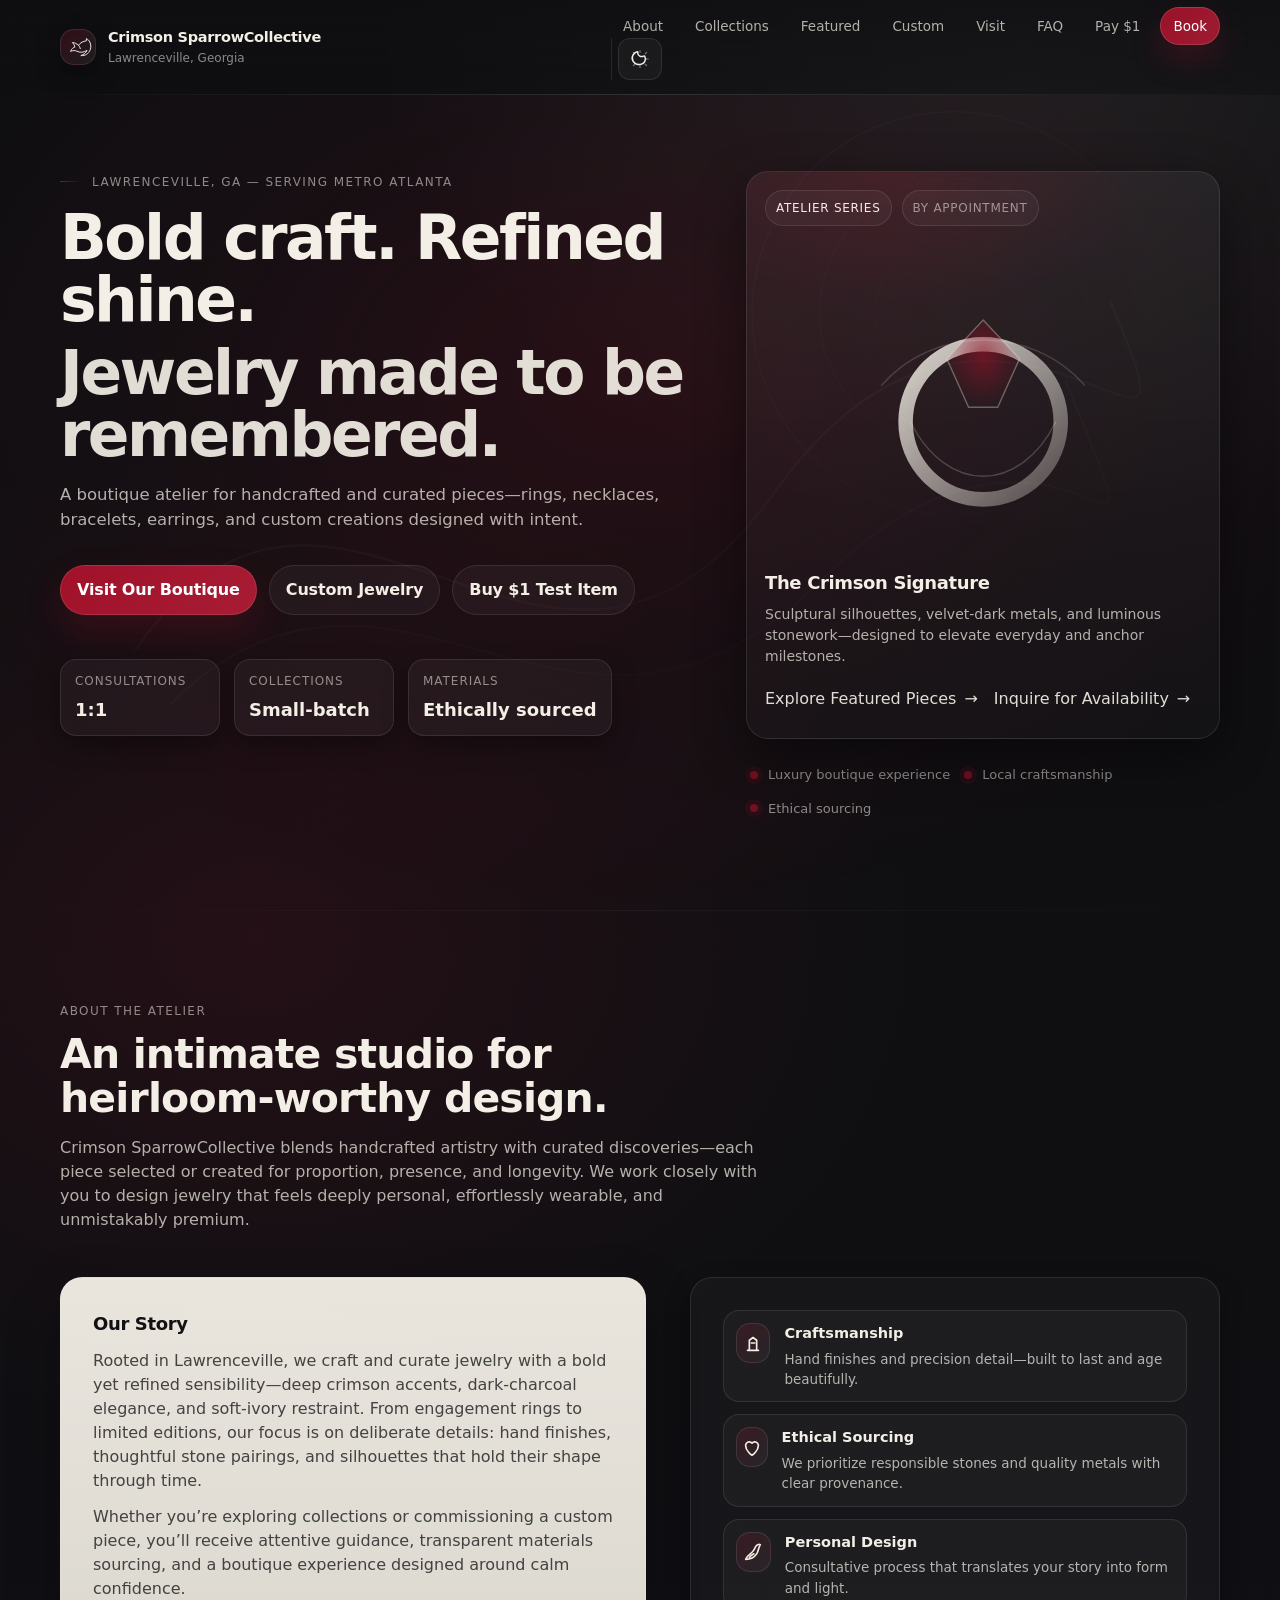
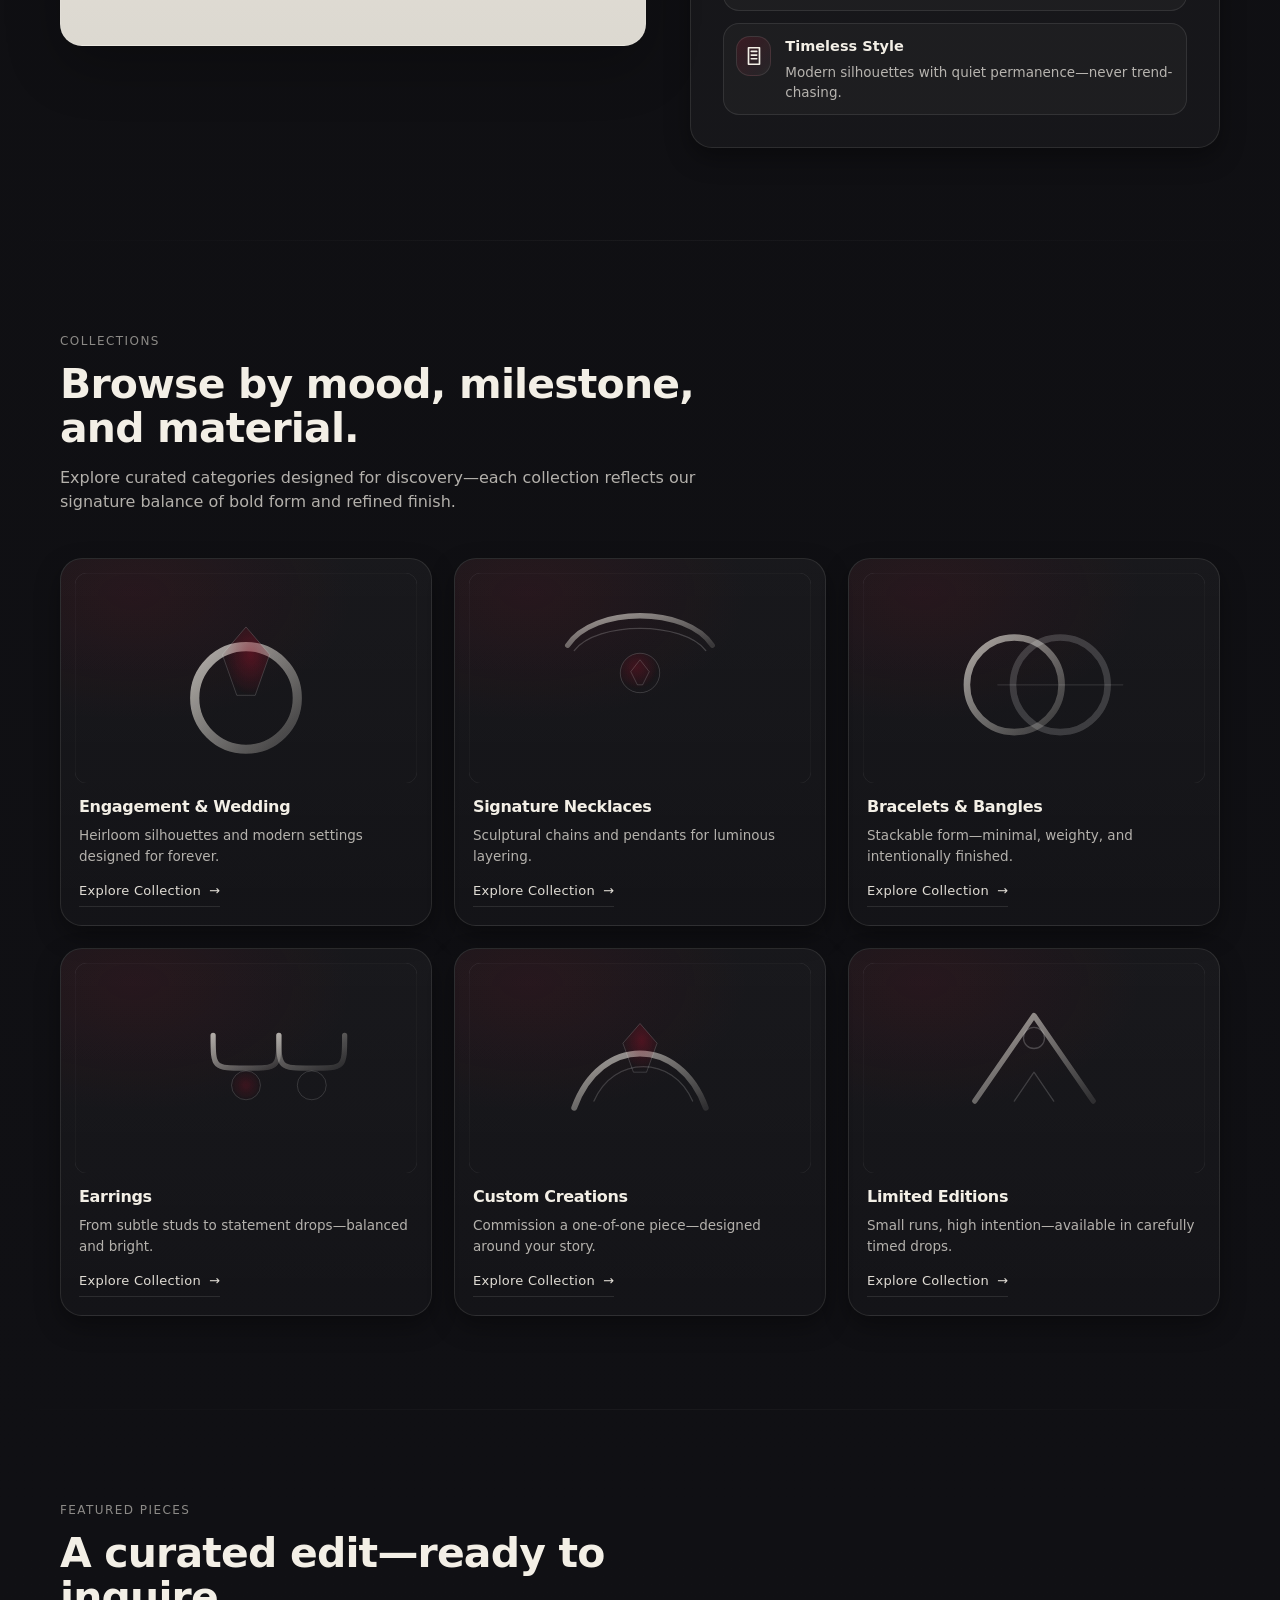
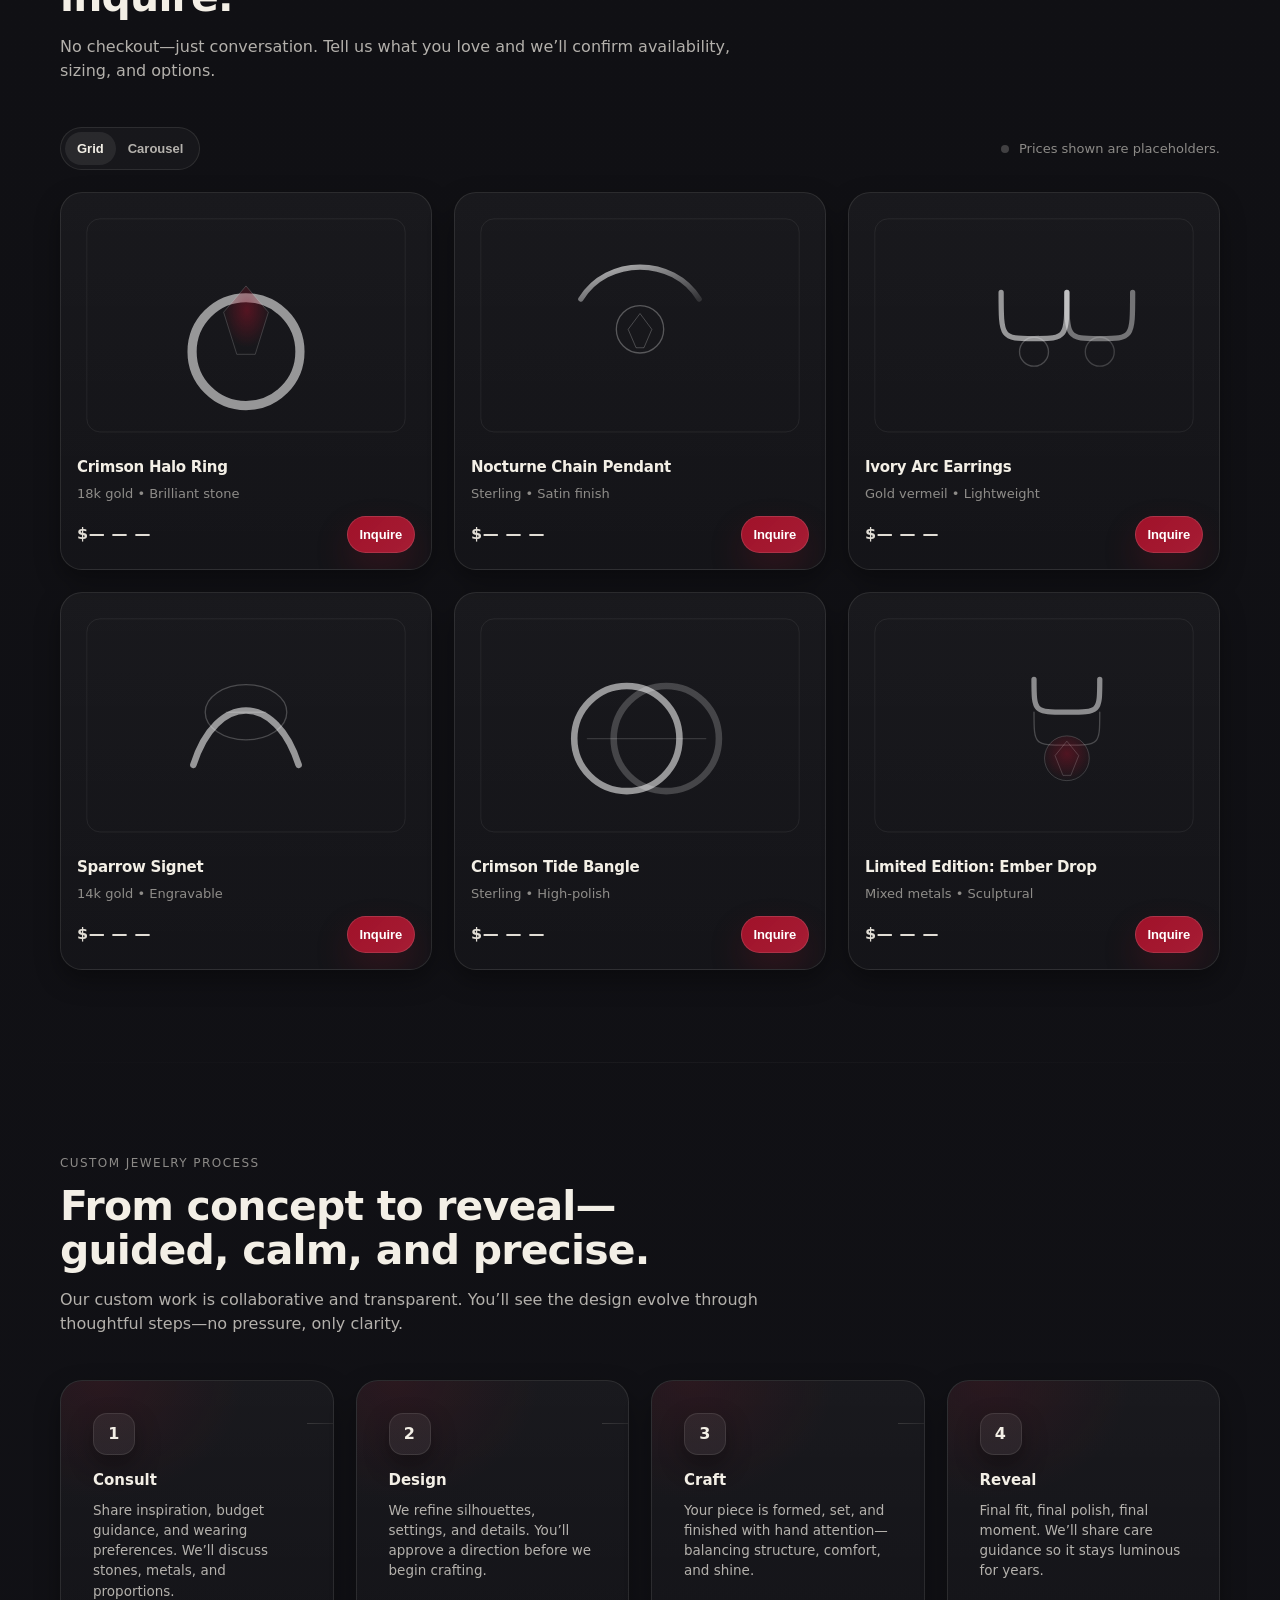
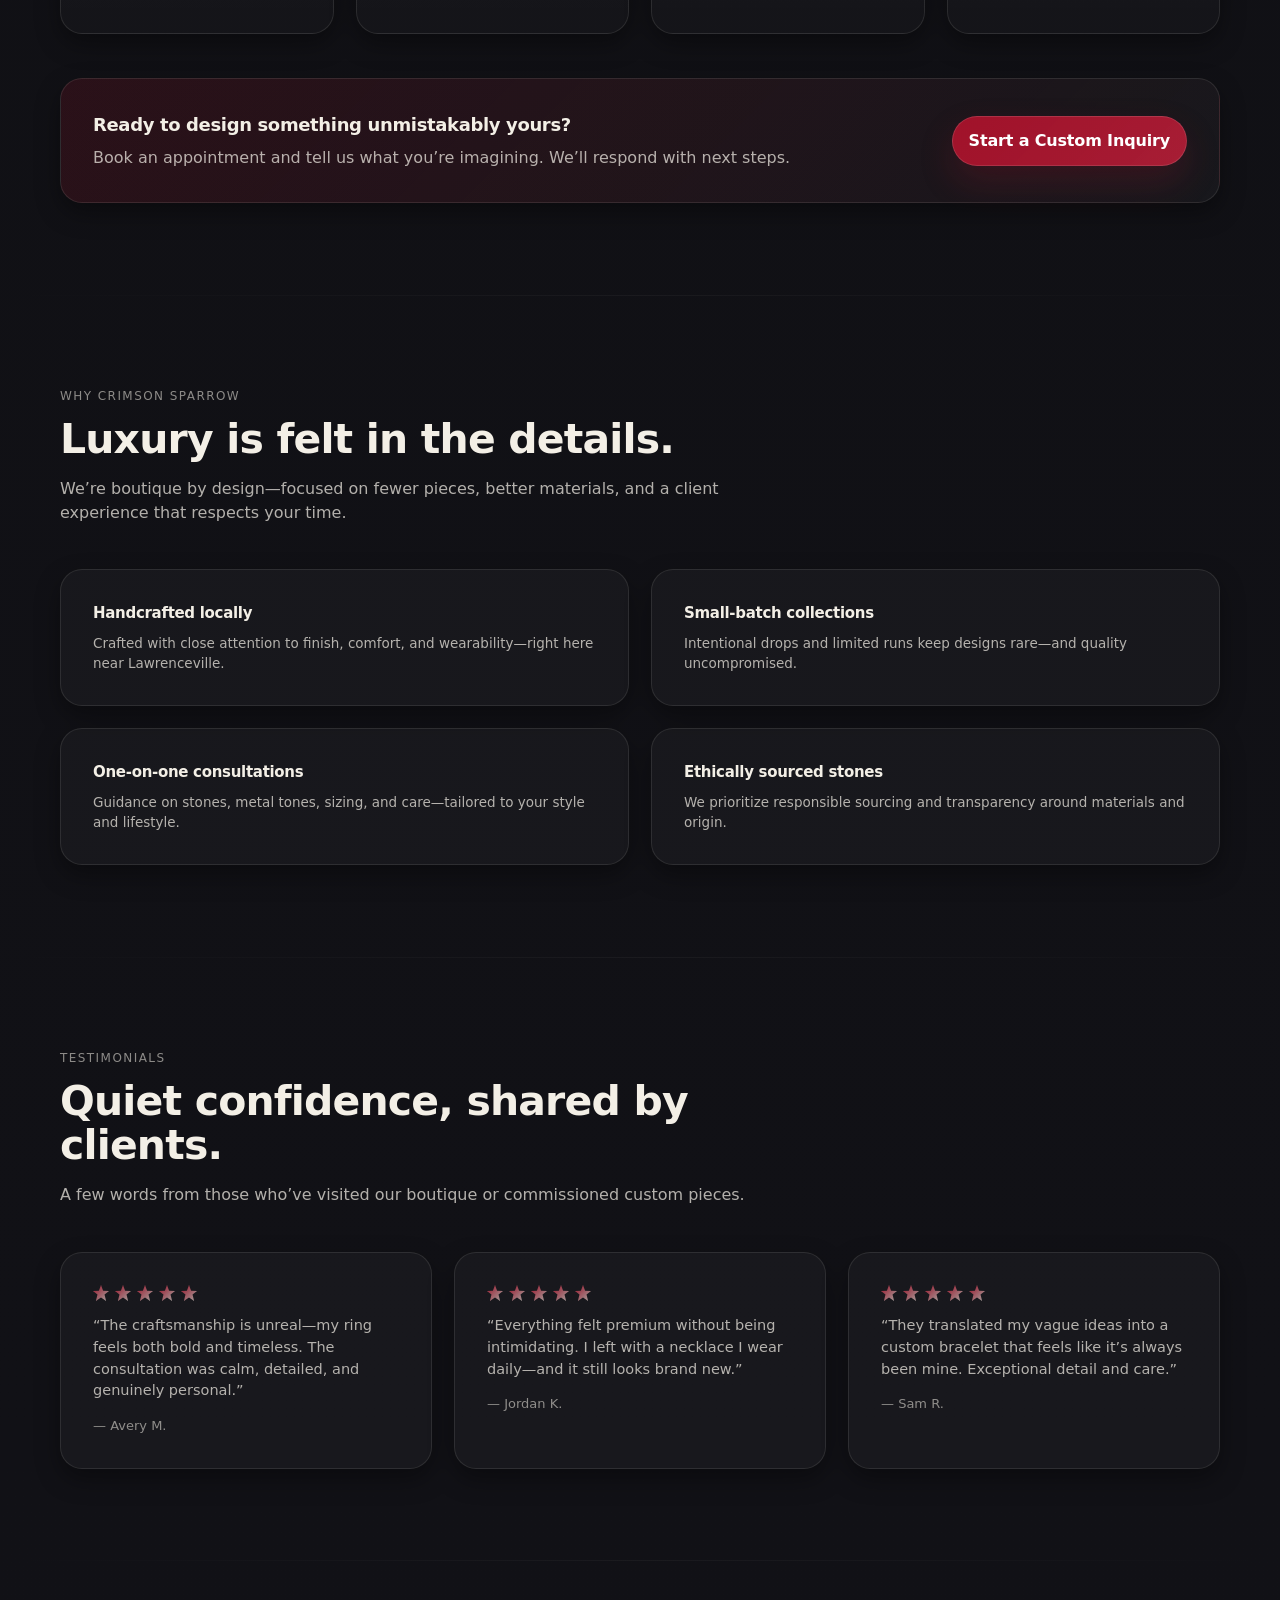
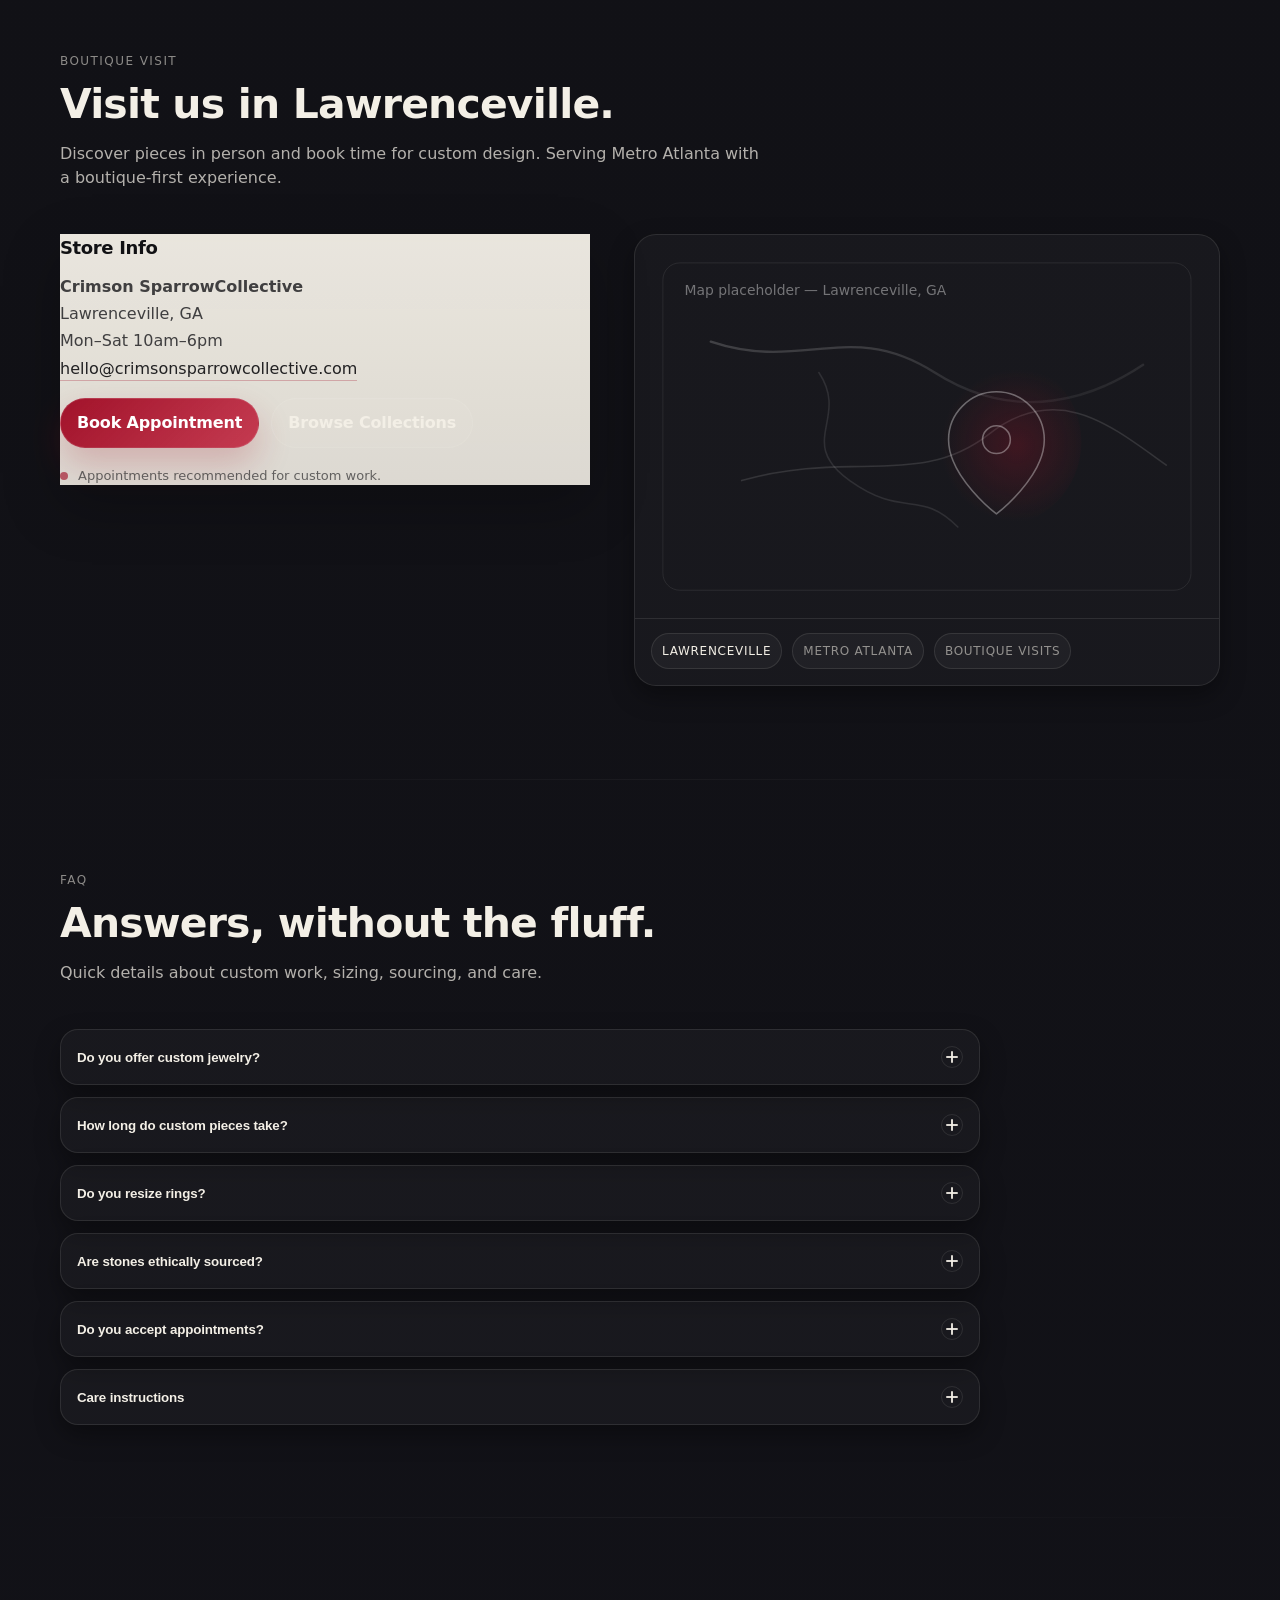
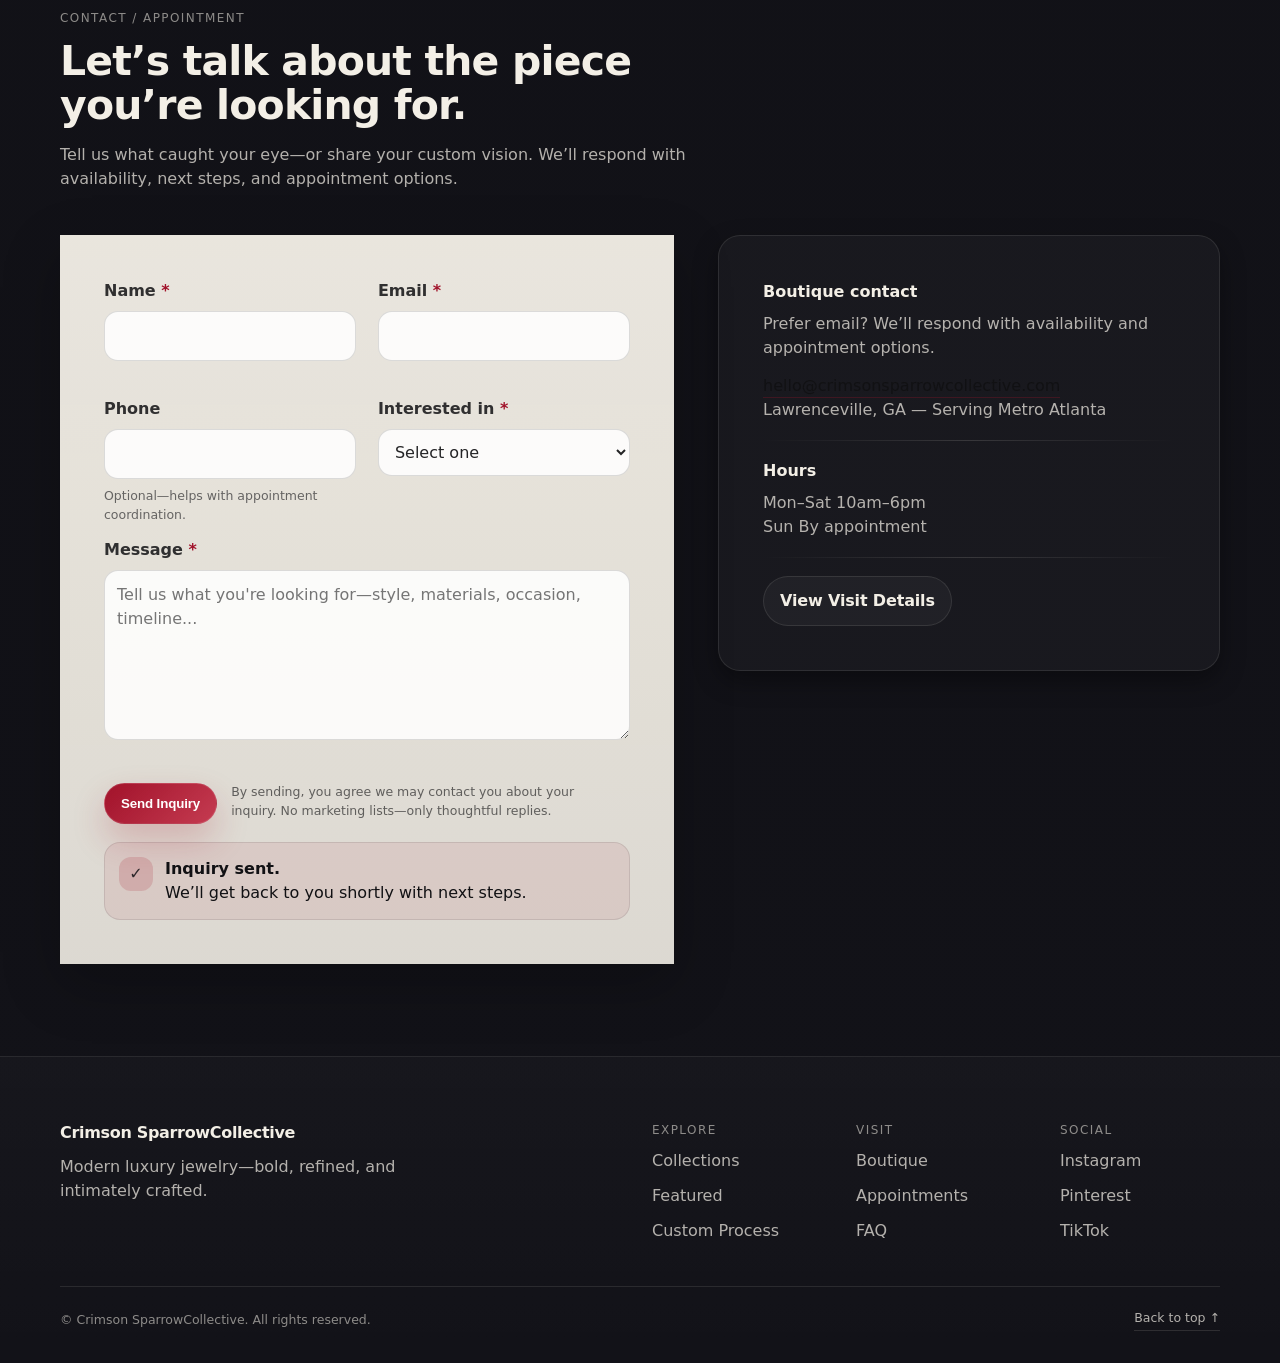
<file: index.html>
<!doctype html>
<html lang="en" class="no-js">
<head>
  <meta charset="utf-8" />
  <meta name="viewport" content="width=device-width, initial-scale=1" />
  <meta name="color-scheme" content="dark light" />
  <meta name="theme-color" content="#0f0f12" />

  <title>Crimson SparrowCollective | Luxury Jewelry Boutique in Lawrenceville, GA</title>
  <meta name="description" content="Crimson SparrowCollective is a luxury jewelry boutique in Lawrenceville, GA—handcrafted and curated rings, necklaces, bracelets, earrings, and custom pieces. Serving Metro Atlanta." />

  <!-- Open Graph -->
  <meta property="og:type" content="website" />
  <meta property="og:title" content="Crimson SparrowCollective | Luxury Jewelry Boutique" />
  <meta property="og:description" content="Handcrafted + curated jewelry in Lawrenceville, GA. Book a design consultation or visit our boutique—serving Metro Atlanta." />
  <meta property="og:image" content="assets/og-placeholder.svg" />
  <meta property="og:locale" content="en_US" />

  <!-- Twitter -->
  <meta name="twitter:card" content="summary_large_image" />
  <meta name="twitter:title" content="Crimson SparrowCollective | Luxury Jewelry Boutique" />
  <meta name="twitter:description" content="Handcrafted + curated jewelry in Lawrenceville, GA. Custom pieces + small-batch collections." />
  <meta name="twitter:image" content="assets/og-placeholder.svg" />

  <link rel="icon" href="assets/favicon.svg" type="image/svg+xml" />
  <link rel="stylesheet" href="assets/styles.css" />
</head>

<body>
  <a class="skip-link" href="#main">Skip to content</a>

  <header class="site-header" data-header>
    <div class="container header-inner">
      <a class="brand" href="#top" aria-label="Crimson SparrowCollective home">
        <span class="brand-mark" aria-hidden="true">
          <!-- Sparrow motif (inline SVG) -->
          <svg viewBox="0 0 64 64" width="28" height="28" role="img" aria-label="Crimson SparrowCollective">
            <path d="M50.8 17.8c-7.2 1.2-12.9 4.1-17.8 10.2-3.8-3.6-8.1-5.6-14-6.2 3.6 3.6 5.2 6.8 5.9 10.4-4.6 1.2-7.8 4.4-9.8 9.7 6.1-2.3 10.4-2.3 14.6-.2 6.9 3.4 14.7 3.1 22.9-1.9-2.7 5.5-7.2 9.4-14.1 11.8 9.8 1 17.8-4.1 21.4-13.3 2.1-5.4 1.9-11.4-1-17.9-1.4-3-3.7-5.2-7.1-7.1z"
              fill="none" stroke="currentColor" stroke-width="2.2" stroke-linecap="round" stroke-linejoin="round"/>
            <path d="M33 28c2.2 2.1 3.6 4.7 4.2 7.8" fill="none" stroke="currentColor" stroke-width="2.2" stroke-linecap="round"/>
          </svg>
        </span>
        <span class="brand-text">
          <span class="brand-name">Crimson SparrowCollective</span>
          <span class="brand-sub">Lawrenceville, Georgia</span>
        </span>
      </a>

      <nav class="nav" aria-label="Primary">
        <button class="nav-toggle" type="button" aria-expanded="false" aria-controls="nav-menu" data-nav-toggle>
          <span class="sr-only">Open menu</span>
          <span class="nav-toggle-lines" aria-hidden="true"></span>
        </button>

        <div class="nav-menu" id="nav-menu" data-nav-menu>
          <ul class="nav-list" role="list">
            <li><a class="nav-link" href="#about">About</a></li>
            <li><a class="nav-link" href="#collections">Collections</a></li>
            <li><a class="nav-link" href="#featured">Featured</a></li>
            <li><a class="nav-link" href="#custom">Custom</a></li>
            <li><a class="nav-link" href="#visit">Visit</a></li>
            <li><a class="nav-link" href="#faq">FAQ</a></li>
            <!-- CYBR2310 payment addition start -->
            <li><a class="nav-link" href="pay.html">Pay $1</a></li>
            <!-- CYBR2310 payment addition end -->
            <li><a class="nav-link nav-cta" href="#contact">Book</a></li>
          </ul>

          <div class="nav-tools">
            <button class="icon-btn" type="button" data-theme-toggle aria-label="Toggle theme">
              <span class="icon" aria-hidden="true">
                <!-- Sun/Moon glyph -->
                <svg viewBox="0 0 24 24" width="20" height="20">
                  <path d="M12 18.5a6.5 6.5 0 0 0 5.7-9.7 1 1 0 0 0-1.5-.3A4.8 4.8 0 0 1 9.2 4.8a1 1 0 0 0-.3-1.5A6.5 6.5 0 1 0 12 18.5Z"
                        fill="none" stroke="currentColor" stroke-width="1.8" stroke-linejoin="round"/>
                  <path d="M12 1.8v2.2M12 20v2.2M2 12h2.2M19.8 12H22M4.1 4.1l1.6 1.6M18.3 18.3l1.6 1.6M19.9 4.1l-1.6 1.6M5.7 18.3l-1.6 1.6"
                        fill="none" stroke="currentColor" stroke-width="1.4" stroke-linecap="round" opacity=".45"/>
                </svg>
              </span>
            </button>
          </div>
        </div>
      </nav>
    </div>
    <div class="header-border" aria-hidden="true"></div>
  </header>

  <main id="main">
    <!-- HERO -->
    <section id="top" class="hero section" aria-label="Hero">
      <div class="hero-bg" aria-hidden="true">
        <!-- Decorative SVG motif -->
        <svg class="hero-motif" viewBox="0 0 1200 800" preserveAspectRatio="xMidYMid slice">
          <defs>
            <radialGradient id="g1" cx="50%" cy="40%" r="60%">
              <stop offset="0" stop-color="var(--accent)" stop-opacity=".18"/>
              <stop offset=".55" stop-color="var(--accent)" stop-opacity=".06"/>
              <stop offset="1" stop-color="var(--accent)" stop-opacity="0"/>
            </radialGradient>
            <linearGradient id="g2" x1="0" y1="0" x2="1" y2="1">
              <stop offset="0" stop-color="var(--ivory)" stop-opacity=".06"/>
              <stop offset="1" stop-color="var(--ivory)" stop-opacity="0"/>
            </linearGradient>
          </defs>
          <rect width="1200" height="800" fill="url(#g1)"/>
          <path d="M150 560 C 330 300, 520 700, 720 420 S 1120 480, 1020 250"
                fill="none" stroke="url(#g2)" stroke-width="2" stroke-linecap="round"/>
          <path d="M180 610 C 380 410, 540 720, 760 500 S 1080 570, 980 320"
                fill="none" stroke="url(#g2)" stroke-width="1.6" stroke-linecap="round" opacity=".75"/>
          <circle cx="880" cy="260" r="180" fill="none" stroke="url(#g2)" stroke-width="1.2" opacity=".55"/>
          <circle cx="880" cy="260" r="120" fill="none" stroke="url(#g2)" stroke-width="1.2" opacity=".35"/>
          <circle cx="880" cy="260" r="70" fill="none" stroke="url(#g2)" stroke-width="1.2" opacity=".2"/>
        </svg>
      </div>

      <div class="container hero-inner">
        <div class="hero-copy reveal">
          <p class="eyebrow">
            Lawrenceville, GA — Serving Metro Atlanta
          </p>
          <h1 class="hero-title">
            Bold craft. Refined shine.
            <span class="title-accent">Jewelry made to be remembered.</span>
          </h1>
          <p class="hero-subtitle">
            A boutique atelier for handcrafted and curated pieces—rings, necklaces, bracelets, earrings, and custom creations designed with intent.
          </p>
          <div class="hero-actions">
            <a class="btn btn-primary" href="#visit">Visit Our Boutique</a>
            <a class="btn btn-ghost" href="#custom">Custom Jewelry</a>
            <!-- CYBR2310 payment addition start -->
            <a class="btn btn-ghost" href="pay.html">Buy $1 Test Item</a>
            <!-- CYBR2310 payment addition end -->
          </div>

          <div class="hero-metrics" role="list" aria-label="Highlights">
            <div class="metric" role="listitem">
              <div class="metric-kicker">Consultations</div>
              <div class="metric-value">1:1</div>
            </div>
            <div class="metric" role="listitem">
              <div class="metric-kicker">Collections</div>
              <div class="metric-value">Small-batch</div>
            </div>
            <div class="metric" role="listitem">
              <div class="metric-kicker">Materials</div>
              <div class="metric-value">Ethically sourced</div>
            </div>
          </div>
        </div>

        <div class="hero-panel reveal" aria-label="Featured editorial panel">
          <div class="panel-card">
            <div class="panel-top">
              <span class="chip">Atelier Series</span>
              <span class="chip chip-muted">By appointment</span>
            </div>

            <!-- Jewelry illustration placeholder -->
            <div class="panel-art" aria-hidden="true">
              <svg viewBox="0 0 360 260" role="img" aria-label="Jewelry illustration">
                <defs>
                  <linearGradient id="ring" x1="0" y1="0" x2="1" y2="1">
                    <stop offset="0" stop-color="var(--ivory)" stop-opacity=".92"/>
                    <stop offset="1" stop-color="var(--ivory)" stop-opacity=".25"/>
                  </linearGradient>
                  <radialGradient id="gem" cx="50%" cy="40%" r="60%">
                    <stop offset="0" stop-color="var(--accent)" stop-opacity=".6"/>
                    <stop offset=".65" stop-color="var(--accent)" stop-opacity=".18"/>
                    <stop offset="1" stop-color="var(--accent)" stop-opacity="0"/>
                  </radialGradient>
                </defs>
                <rect x="0" y="0" width="360" height="260" rx="18" fill="transparent"/>
                <circle cx="180" cy="150" r="64" fill="none" stroke="url(#ring)" stroke-width="12"/>
                <path d="M180 66 L210 98 L192 138 L168 138 L150 98 Z" fill="url(#gem)" stroke="var(--ivory)" stroke-opacity=".35" stroke-width="1.2"/>
                <path d="M120 150 C150 210, 210 210, 240 150" fill="none" stroke="var(--ivory)" stroke-opacity=".22" stroke-width="1.2"/>
                <path d="M96 120 C140 70, 220 70, 264 120" fill="none" stroke="var(--ivory)" stroke-opacity=".18" stroke-width="1.2"/>
              </svg>
            </div>

            <div class="panel-body">
              <h2 class="panel-title">The Crimson Signature</h2>
              <p class="panel-text">
                Sculptural silhouettes, velvet-dark metals, and luminous stonework—designed to elevate everyday and anchor milestones.
              </p>
              <div class="panel-actions">
                <a class="text-link" href="#featured">
                  Explore Featured Pieces
                  <span aria-hidden="true">→</span>
                </a>
                <a class="text-link" href="#contact">
                  Inquire for Availability
                  <span aria-hidden="true">→</span>
                </a>
              </div>
            </div>
          </div>

          <div class="trust-row" aria-label="Trust indicators">
            <div class="trust-item">
              <span class="trust-dot" aria-hidden="true"></span>
              <span>Luxury boutique experience</span>
            </div>
            <div class="trust-item">
              <span class="trust-dot" aria-hidden="true"></span>
              <span>Local craftsmanship</span>
            </div>
            <div class="trust-item">
              <span class="trust-dot" aria-hidden="true"></span>
              <span>Ethical sourcing</span>
            </div>
          </div>
        </div>
      </div>
    </section>

    <!-- ABOUT -->
    <section id="about" class="section about">
      <div class="container">
        <header class="section-head reveal">
          <p class="section-kicker">About the Atelier</p>
          <h2 class="section-title">An intimate studio for heirloom-worthy design.</h2>
          <p class="section-lede">
            Crimson SparrowCollective blends handcrafted artistry with curated discoveries—each piece selected or created for proportion, presence, and longevity. We work closely with you to design jewelry that feels deeply personal, effortlessly wearable, and unmistakably premium.
          </p>
        </header>

        <div class="about-grid">
          <article class="card card-ivory reveal">
            <h3 class="card-title">Our Story</h3>
            <p class="card-text">
              Rooted in Lawrenceville, we craft and curate jewelry with a bold yet refined sensibility—deep crimson accents, dark-charcoal elegance, and soft-ivory restraint. From engagement rings to limited editions, our focus is on deliberate details: hand finishes, thoughtful stone pairings, and silhouettes that hold their shape through time.
            </p>
            <p class="card-text">
              Whether you’re exploring collections or commissioning a custom piece, you’ll receive attentive guidance, transparent materials sourcing, and a boutique experience designed around calm confidence.
            </p>
          </article>

          <aside class="values reveal" aria-label="Values">
            <div class="value">
              <div class="value-icon" aria-hidden="true">
                <svg viewBox="0 0 24 24" width="22" height="22">
                  <path d="M6 20h12M8 20V9l4-3 4 3v11" fill="none" stroke="currentColor" stroke-width="1.8" stroke-linecap="round" stroke-linejoin="round"/>
                  <path d="M10 12h4" fill="none" stroke="currentColor" stroke-width="1.8" stroke-linecap="round"/>
                </svg>
              </div>
              <div>
                <h3 class="value-title">Craftsmanship</h3>
                <p class="value-text">Hand finishes and precision detail—built to last and age beautifully.</p>
              </div>
            </div>

            <div class="value">
              <div class="value-icon" aria-hidden="true">
                <svg viewBox="0 0 24 24" width="22" height="22">
                  <path d="M12 21s7-4.4 7-11a4 4 0 0 0-7-2.2A4 4 0 0 0 5 10c0 6.6 7 11 7 11Z" fill="none" stroke="currentColor" stroke-width="1.8" stroke-linejoin="round"/>
                </svg>
              </div>
              <div>
                <h3 class="value-title">Ethical Sourcing</h3>
                <p class="value-text">We prioritize responsible stones and quality metals with clear provenance.</p>
              </div>
            </div>

            <div class="value">
              <div class="value-icon" aria-hidden="true">
                <svg viewBox="0 0 24 24" width="22" height="22">
                  <path d="M4 20c2-6 8-6 10-12 2-6 6-4 6-4-2 3-2 7-4 10-2 3-6 6-12 6Z" fill="none" stroke="currentColor" stroke-width="1.8" stroke-linejoin="round"/>
                  <path d="M8 18c1-2 3-3 5-4" fill="none" stroke="currentColor" stroke-width="1.8" stroke-linecap="round"/>
                </svg>
              </div>
              <div>
                <h3 class="value-title">Personal Design</h3>
                <p class="value-text">Consultative process that translates your story into form and light.</p>
              </div>
            </div>

            <div class="value">
              <div class="value-icon" aria-hidden="true">
                <svg viewBox="0 0 24 24" width="22" height="22">
                  <path d="M6 3h12v18H6z" fill="none" stroke="currentColor" stroke-width="1.8" stroke-linejoin="round"/>
                  <path d="M9 7h6M9 11h6M9 15h6" fill="none" stroke="currentColor" stroke-width="1.8" stroke-linecap="round"/>
                </svg>
              </div>
              <div>
                <h3 class="value-title">Timeless Style</h3>
                <p class="value-text">Modern silhouettes with quiet permanence—never trend-chasing.</p>
              </div>
            </div>
          </aside>
        </div>
      </div>
    </section>

    <!-- COLLECTIONS -->
    <section id="collections" class="section collections">
      <div class="container">
        <header class="section-head reveal">
          <p class="section-kicker">Collections</p>
          <h2 class="section-title">Browse by mood, milestone, and material.</h2>
          <p class="section-lede">
            Explore curated categories designed for discovery—each collection reflects our signature balance of bold form and refined finish.
          </p>
        </header>

        <div class="grid-3">
          <!-- Card template repeated -->
          <article class="collection-card reveal">
            <a class="collection-link" href="#contact" aria-label="Explore Engagement and Wedding collection">
              <div class="collection-media" aria-hidden="true">
                <svg viewBox="0 0 520 320" role="img" aria-label="Engagement and Wedding">
                  <defs>
                    <linearGradient id="c1" x1="0" y1="0" x2="1" y2="1">
                      <stop offset="0" stop-color="var(--ivory)" stop-opacity=".75"/>
                      <stop offset="1" stop-color="var(--ivory)" stop-opacity=".18"/>
                    </linearGradient>
                    <radialGradient id="c1g" cx="60%" cy="40%" r="60%">
                      <stop offset="0" stop-color="var(--accent)" stop-opacity=".45"/>
                      <stop offset="1" stop-color="var(--accent)" stop-opacity="0"/>
                    </radialGradient>
                  </defs>
                  <rect x="0" y="0" width="520" height="320" rx="18" fill="none" stroke="rgba(255,255,255,.10)"/>
                  <circle cx="260" cy="190" r="78" fill="none" stroke="url(#c1)" stroke-width="14"/>
                  <path d="M260 82 l36 42 -22 62h-28l-22-62z" fill="url(#c1g)" stroke="rgba(255,255,255,.22)" stroke-width="1.2"/>
                </svg>
              </div>
              <div class="collection-body">
                <h3 class="collection-title">Engagement &amp; Wedding</h3>
                <p class="collection-text">Heirloom silhouettes and modern settings designed for forever.</p>
                <span class="collection-cta">Explore Collection <span aria-hidden="true">→</span></span>
              </div>
            </a>
          </article>

          <article class="collection-card reveal">
            <a class="collection-link" href="#contact" aria-label="Explore Signature Necklaces collection">
              <div class="collection-media" aria-hidden="true">
                <svg viewBox="0 0 520 320" role="img" aria-label="Signature Necklaces">
                  <defs>
                    <linearGradient id="c2" x1="0" y1="0" x2="1" y2="1">
                      <stop offset="0" stop-color="var(--ivory)" stop-opacity=".65"/>
                      <stop offset="1" stop-color="var(--ivory)" stop-opacity=".16"/>
                    </linearGradient>
                    <radialGradient id="c2g" cx="42%" cy="36%" r="55%">
                      <stop offset="0" stop-color="var(--accent)" stop-opacity=".32"/>
                      <stop offset="1" stop-color="var(--accent)" stop-opacity="0"/>
                    </radialGradient>
                  </defs>
                  <rect x="0" y="0" width="520" height="320" rx="18" fill="none" stroke="rgba(255,255,255,.10)"/>
                  <path d="M150 110c40-60 180-60 220 0" fill="none" stroke="url(#c2)" stroke-width="8" stroke-linecap="round"/>
                  <path d="M160 118c35-45 165-45 200 0" fill="none" stroke="rgba(255,255,255,.20)" stroke-width="2" stroke-linecap="round"/>
                  <circle cx="260" cy="152" r="30" fill="url(#c2g)" stroke="rgba(255,255,255,.22)" stroke-width="1.2"/>
                  <path d="M260 132l14 18-10 20h-8l-10-20z" fill="none" stroke="rgba(255,255,255,.22)" stroke-width="1.2"/>
                </svg>
              </div>
              <div class="collection-body">
                <h3 class="collection-title">Signature Necklaces</h3>
                <p class="collection-text">Sculptural chains and pendants for luminous layering.</p>
                <span class="collection-cta">Explore Collection <span aria-hidden="true">→</span></span>
              </div>
            </a>
          </article>

          <article class="collection-card reveal">
            <a class="collection-link" href="#contact" aria-label="Explore Bracelets and Bangles collection">
              <div class="collection-media" aria-hidden="true">
                <svg viewBox="0 0 520 320" role="img" aria-label="Bracelets and Bangles">
                  <defs>
                    <linearGradient id="c3" x1="0" y1="0" x2="1" y2="1">
                      <stop offset="0" stop-color="var(--ivory)" stop-opacity=".7"/>
                      <stop offset="1" stop-color="var(--ivory)" stop-opacity=".15"/>
                    </linearGradient>
                  </defs>
                  <rect x="0" y="0" width="520" height="320" rx="18" fill="none" stroke="rgba(255,255,255,.10)"/>
                  <circle cx="230" cy="170" r="72" fill="none" stroke="url(#c3)" stroke-width="10"/>
                  <circle cx="300" cy="170" r="72" fill="none" stroke="rgba(255,255,255,.18)" stroke-width="10"/>
                  <path d="M205 170h190" stroke="rgba(255,255,255,.12)" stroke-width="2" stroke-linecap="round"/>
                </svg>
              </div>
              <div class="collection-body">
                <h3 class="collection-title">Bracelets &amp; Bangles</h3>
                <p class="collection-text">Stackable form—minimal, weighty, and intentionally finished.</p>
                <span class="collection-cta">Explore Collection <span aria-hidden="true">→</span></span>
              </div>
            </a>
          </article>

          <article class="collection-card reveal">
            <a class="collection-link" href="#contact" aria-label="Explore Earrings collection">
              <div class="collection-media" aria-hidden="true">
                <svg viewBox="0 0 520 320" role="img" aria-label="Earrings">
                  <defs>
                    <linearGradient id="c4" x1="0" y1="0" x2="1" y2="1">
                      <stop offset="0" stop-color="var(--ivory)" stop-opacity=".72"/>
                      <stop offset="1" stop-color="var(--ivory)" stop-opacity=".14"/>
                    </linearGradient>
                    <radialGradient id="c4g" cx="50%" cy="50%" r="55%">
                      <stop offset="0" stop-color="var(--accent)" stop-opacity=".28"/>
                      <stop offset="1" stop-color="var(--accent)" stop-opacity="0"/>
                    </radialGradient>
                  </defs>
                  <rect x="0" y="0" width="520" height="320" rx="18" fill="none" stroke="rgba(255,255,255,.10)"/>
                  <path d="M210 110c0 50 0 50 50 50s50 0 50-50" fill="none" stroke="url(#c4)" stroke-width="8" stroke-linecap="round"/>
                  <path d="M310 110c0 50 0 50 50 50s50 0 50-50" fill="none" stroke="url(#c4)" stroke-width="8" stroke-linecap="round" opacity=".7"/>
                  <circle cx="260" cy="186" r="22" fill="url(#c4g)" stroke="rgba(255,255,255,.20)" stroke-width="1.2"/>
                  <circle cx="360" cy="186" r="22" fill="none" stroke="rgba(255,255,255,.20)" stroke-width="1.2"/>
                </svg>
              </div>
              <div class="collection-body">
                <h3 class="collection-title">Earrings</h3>
                <p class="collection-text">From subtle studs to statement drops—balanced and bright.</p>
                <span class="collection-cta">Explore Collection <span aria-hidden="true">→</span></span>
              </div>
            </a>
          </article>

          <article class="collection-card reveal">
            <a class="collection-link" href="#custom" aria-label="Explore Custom Creations">
              <div class="collection-media" aria-hidden="true">
                <svg viewBox="0 0 520 320" role="img" aria-label="Custom Creations">
                  <defs>
                    <linearGradient id="c5" x1="0" y1="0" x2="1" y2="1">
                      <stop offset="0" stop-color="var(--ivory)" stop-opacity=".7"/>
                      <stop offset="1" stop-color="var(--ivory)" stop-opacity=".12"/>
                    </linearGradient>
                    <radialGradient id="c5g" cx="55%" cy="35%" r="60%">
                      <stop offset="0" stop-color="var(--accent)" stop-opacity=".40"/>
                      <stop offset="1" stop-color="var(--accent)" stop-opacity="0"/>
                    </radialGradient>
                  </defs>
                  <rect x="0" y="0" width="520" height="320" rx="18" fill="none" stroke="rgba(255,255,255,.10)"/>
                  <path d="M160 220c40-110 160-110 200 0" fill="none" stroke="url(#c5)" stroke-width="9" stroke-linecap="round"/>
                  <path d="M190 210c30-70 120-70 150 0" fill="none" stroke="rgba(255,255,255,.18)" stroke-width="2" stroke-linecap="round"/>
                  <path d="M260 92l26 30-16 44h-20l-16-44z" fill="url(#c5g)" stroke="rgba(255,255,255,.22)" stroke-width="1.2"/>
                </svg>
              </div>
              <div class="collection-body">
                <h3 class="collection-title">Custom Creations</h3>
                <p class="collection-text">Commission a one-of-one piece—designed around your story.</p>
                <span class="collection-cta">Explore Collection <span aria-hidden="true">→</span></span>
              </div>
            </a>
          </article>

          <article class="collection-card reveal">
            <a class="collection-link" href="#featured" aria-label="Explore Limited Editions">
              <div class="collection-media" aria-hidden="true">
                <svg viewBox="0 0 520 320" role="img" aria-label="Limited Editions">
                  <defs>
                    <linearGradient id="c6" x1="0" y1="0" x2="1" y2="1">
                      <stop offset="0" stop-color="var(--ivory)" stop-opacity=".7"/>
                      <stop offset="1" stop-color="var(--ivory)" stop-opacity=".12"/>
                    </linearGradient>
                  </defs>
                  <rect x="0" y="0" width="520" height="320" rx="18" fill="none" stroke="rgba(255,255,255,.10)"/>
                  <path d="M170 210l90-130 90 130" fill="none" stroke="url(#c6)" stroke-width="8" stroke-linecap="round" stroke-linejoin="round"/>
                  <path d="M230 210l30-44 30 44" fill="none" stroke="rgba(255,255,255,.18)" stroke-width="2" stroke-linecap="round" stroke-linejoin="round"/>
                  <circle cx="260" cy="114" r="16" fill="none" stroke="rgba(255,255,255,.22)" stroke-width="2"/>
                </svg>
              </div>
              <div class="collection-body">
                <h3 class="collection-title">Limited Editions</h3>
                <p class="collection-text">Small runs, high intention—available in carefully timed drops.</p>
                <span class="collection-cta">Explore Collection <span aria-hidden="true">→</span></span>
              </div>
            </a>
          </article>
        </div>
      </div>
    </section>

    <!-- FEATURED PIECES -->
    <section id="featured" class="section featured">
      <div class="container">
        <header class="section-head reveal">
          <p class="section-kicker">Featured Pieces</p>
          <h2 class="section-title">A curated edit—ready to inquire.</h2>
          <p class="section-lede">
            No checkout—just conversation. Tell us what you love and we’ll confirm availability, sizing, and options.
          </p>
        </header>

        <div class="featured-controls reveal" aria-label="Featured controls">
          <div class="segmented" role="tablist" aria-label="Featured view">
            <button class="seg-btn is-active" type="button" role="tab" aria-selected="true" data-view="grid">Grid</button>
            <button class="seg-btn" type="button" role="tab" aria-selected="false" data-view="carousel">Carousel</button>
          </div>

          <div class="hint">
            <span class="hint-dot" aria-hidden="true"></span>
            <span>Prices shown are placeholders.</span>
          </div>
        </div>

        <div class="featured-wrap reveal" data-featured>
          <!-- Grid -->
          <div class="product-grid" data-featured-grid>
            <article class="product">
              <div class="product-media" aria-hidden="true">
                <svg viewBox="0 0 520 360" role="img" aria-label="Crimson Halo Ring">
                  <defs>
                    <radialGradient id="p1g" cx="52%" cy="35%" r="55%">
                      <stop offset="0" stop-color="var(--accent)" stop-opacity=".45"/>
                      <stop offset="1" stop-color="var(--accent)" stop-opacity="0"/>
                    </radialGradient>
                  </defs>
                  <rect x="18" y="18" width="484" height="324" rx="20" fill="none" stroke="rgba(255,255,255,.10)"/>
                  <circle cx="260" cy="220" r="82" fill="none" stroke="rgba(255,255,255,.55)" stroke-width="14"/>
                  <path d="M260 120l34 40-20 64h-28l-20-64z" fill="url(#p1g)" stroke="rgba(255,255,255,.22)" stroke-width="1.2"/>
                </svg>
              </div>
              <div class="product-body">
                <h3 class="product-title">Crimson Halo Ring</h3>
                <p class="product-meta">18k gold • Brilliant stone</p>
                <div class="product-row">
                  <span class="price" aria-label="Price placeholder">$— — —</span>
                  <button class="btn btn-small btn-primary" type="button" data-inquire="Crimson Halo Ring">Inquire</button>
                </div>
              </div>
            </article>

            <article class="product">
              <div class="product-media" aria-hidden="true">
                <svg viewBox="0 0 520 360" role="img" aria-label="Nocturne Chain Pendant">
                  <defs>
                    <linearGradient id="p2g" x1="0" y1="0" x2="1" y2="1">
                      <stop offset="0" stop-color="rgba(255,255,255,.7)"/>
                      <stop offset="1" stop-color="rgba(255,255,255,.12)"/>
                    </linearGradient>
                  </defs>
                  <rect x="18" y="18" width="484" height="324" rx="20" fill="none" stroke="rgba(255,255,255,.10)"/>
                  <path d="M170 140c40-65 140-65 180 0" fill="none" stroke="url(#p2g)" stroke-width="8" stroke-linecap="round"/>
                  <circle cx="260" cy="186" r="36" fill="none" stroke="rgba(255,255,255,.28)" stroke-width="2"/>
                  <path d="M260 162l18 24-12 28h-12l-12-28z" fill="none" stroke="rgba(255,255,255,.28)" stroke-width="1.2"/>
                </svg>
              </div>
              <div class="product-body">
                <h3 class="product-title">Nocturne Chain Pendant</h3>
                <p class="product-meta">Sterling • Satin finish</p>
                <div class="product-row">
                  <span class="price" aria-label="Price placeholder">$— — —</span>
                  <button class="btn btn-small btn-primary" type="button" data-inquire="Nocturne Chain Pendant">Inquire</button>
                </div>
              </div>
            </article>

            <article class="product">
              <div class="product-media" aria-hidden="true">
                <svg viewBox="0 0 520 360" role="img" aria-label="Ivory Arc Earrings">
                  <rect x="18" y="18" width="484" height="324" rx="20" fill="none" stroke="rgba(255,255,255,.10)"/>
                  <path d="M210 130c0 70 0 70 50 70s50 0 50-70" fill="none" stroke="rgba(255,255,255,.55)" stroke-width="8" stroke-linecap="round"/>
                  <path d="M310 130c0 70 0 70 50 70s50 0 50-70" fill="none" stroke="rgba(255,255,255,.40)" stroke-width="8" stroke-linecap="round"/>
                  <circle cx="260" cy="220" r="22" fill="none" stroke="rgba(255,255,255,.22)" stroke-width="2"/>
                  <circle cx="360" cy="220" r="22" fill="none" stroke="rgba(255,255,255,.18)" stroke-width="2"/>
                </svg>
              </div>
              <div class="product-body">
                <h3 class="product-title">Ivory Arc Earrings</h3>
                <p class="product-meta">Gold vermeil • Lightweight</p>
                <div class="product-row">
                  <span class="price" aria-label="Price placeholder">$— — —</span>
                  <button class="btn btn-small btn-primary" type="button" data-inquire="Ivory Arc Earrings">Inquire</button>
                </div>
              </div>
            </article>

            <article class="product">
              <div class="product-media" aria-hidden="true">
                <svg viewBox="0 0 520 360" role="img" aria-label="Sparrow Signet">
                  <rect x="18" y="18" width="484" height="324" rx="20" fill="none" stroke="rgba(255,255,255,.10)"/>
                  <path d="M180 240c35-110 125-110 160 0" fill="none" stroke="rgba(255,255,255,.55)" stroke-width="10" stroke-linecap="round"/>
                  <ellipse cx="260" cy="160" rx="62" ry="42" fill="none" stroke="rgba(255,255,255,.22)" stroke-width="2"/>
                  <path d="M230 160h60" stroke="rgba(255,255,255,.18)" stroke-width="2" stroke-linecap="round"/>
                </svg>
              </div>
              <div class="product-body">
                <h3 class="product-title">Sparrow Signet</h3>
                <p class="product-meta">14k gold • Engravable</p>
                <div class="product-row">
                  <span class="price" aria-label="Price placeholder">$— — —</span>
                  <button class="btn btn-small btn-primary" type="button" data-inquire="Sparrow Signet">Inquire</button>
                </div>
              </div>
            </article>

            <article class="product">
              <div class="product-media" aria-hidden="true">
                <svg viewBox="0 0 520 360" role="img" aria-label="Crimson Tide Bangle">
                  <rect x="18" y="18" width="484" height="324" rx="20" fill="none" stroke="rgba(255,255,255,.10)"/>
                  <circle cx="240" cy="200" r="80" fill="none" stroke="rgba(255,255,255,.55)" stroke-width="10"/>
                  <circle cx="300" cy="200" r="80" fill="none" stroke="rgba(255,255,255,.20)" stroke-width="10"/>
                  <path d="M180 200h180" stroke="rgba(255,255,255,.14)" stroke-width="2" stroke-linecap="round"/>
                </svg>
              </div>
              <div class="product-body">
                <h3 class="product-title">Crimson Tide Bangle</h3>
                <p class="product-meta">Sterling • High-polish</p>
                <div class="product-row">
                  <span class="price" aria-label="Price placeholder">$— — —</span>
                  <button class="btn btn-small btn-primary" type="button" data-inquire="Crimson Tide Bangle">Inquire</button>
                </div>
              </div>
            </article>

            <article class="product">
              <div class="product-media" aria-hidden="true">
                <svg viewBox="0 0 520 360" role="img" aria-label="Limited Edition: Ember Drop">
                  <defs>
                    <radialGradient id="p6g" cx="50%" cy="40%" r="60%">
                      <stop offset="0" stop-color="var(--accent)" stop-opacity=".42"/>
                      <stop offset="1" stop-color="var(--accent)" stop-opacity="0"/>
                    </radialGradient>
                  </defs>
                  <rect x="18" y="18" width="484" height="324" rx="20" fill="none" stroke="rgba(255,255,255,.10)"/>
                  <path d="M260 110c0 50 0 50 50 50s50 0 50-50" fill="none" stroke="rgba(255,255,255,.50)" stroke-width="8" stroke-linecap="round"/>
                  <path d="M260 160c0 50 0 50 50 50s50 0 50-50" fill="none" stroke="rgba(255,255,255,.22)" stroke-width="2" stroke-linecap="round"/>
                  <circle cx="310" cy="230" r="34" fill="url(#p6g)" stroke="rgba(255,255,255,.22)" stroke-width="1.2"/>
                  <path d="M310 204l18 22-12 30h-12l-12-30z" fill="none" stroke="rgba(255,255,255,.22)" stroke-width="1.2"/>
                </svg>
              </div>
              <div class="product-body">
                <h3 class="product-title">Limited Edition: Ember Drop</h3>
                <p class="product-meta">Mixed metals • Sculptural</p>
                <div class="product-row">
                  <span class="price" aria-label="Price placeholder">$— — —</span>
                  <button class="btn btn-small btn-primary" type="button" data-inquire="Limited Edition: Ember Drop">Inquire</button>
                </div>
              </div>
            </article>
          </div>

          <!-- Carousel (enhanced view) -->
          <div class="carousel" data-featured-carousel hidden aria-label="Featured carousel">
            <div class="carousel-track" data-carousel-track>
              <!-- Slides are cloned from grid via JS for single source of truth -->
            </div>
            <div class="carousel-controls">
              <button class="icon-btn" type="button" data-carousel-prev aria-label="Previous">
                <span aria-hidden="true">←</span>
              </button>
              <div class="carousel-status" aria-live="polite" data-carousel-status>1 / 6</div>
              <button class="icon-btn" type="button" data-carousel-next aria-label="Next">
                <span aria-hidden="true">→</span>
              </button>
            </div>
          </div>
        </div>
      </div>
    </section>

    <!-- CUSTOM PROCESS -->
    <section id="custom" class="section custom">
      <div class="container">
        <header class="section-head reveal">
          <p class="section-kicker">Custom Jewelry Process</p>
          <h2 class="section-title">From concept to reveal—guided, calm, and precise.</h2>
          <p class="section-lede">
            Our custom work is collaborative and transparent. You’ll see the design evolve through thoughtful steps—no pressure, only clarity.
          </p>
        </header>

        <ol class="timeline reveal" aria-label="Custom process steps">
          <li class="timeline-step">
            <div class="step-badge" aria-hidden="true">1</div>
            <div class="step-body">
              <h3 class="step-title">Consult</h3>
              <p class="step-text">Share inspiration, budget guidance, and wearing preferences. We’ll discuss stones, metals, and proportions.</p>
            </div>
          </li>
          <li class="timeline-step">
            <div class="step-badge" aria-hidden="true">2</div>
            <div class="step-body">
              <h3 class="step-title">Design</h3>
              <p class="step-text">We refine silhouettes, settings, and details. You’ll approve a direction before we begin crafting.</p>
            </div>
          </li>
          <li class="timeline-step">
            <div class="step-badge" aria-hidden="true">3</div>
            <div class="step-body">
              <h3 class="step-title">Craft</h3>
              <p class="step-text">Your piece is formed, set, and finished with hand attention—balancing structure, comfort, and shine.</p>
            </div>
          </li>
          <li class="timeline-step">
            <div class="step-badge" aria-hidden="true">4</div>
            <div class="step-body">
              <h3 class="step-title">Reveal</h3>
              <p class="step-text">Final fit, final polish, final moment. We’ll share care guidance so it stays luminous for years.</p>
            </div>
          </li>
        </ol>

        <div class="custom-cta reveal">
          <div class="custom-cta-card">
            <div>
              <h3 class="custom-cta-title">Ready to design something unmistakably yours?</h3>
              <p class="custom-cta-text">Book an appointment and tell us what you’re imagining. We’ll respond with next steps.</p>
            </div>
            <a class="btn btn-primary" href="#contact">Start a Custom Inquiry</a>
          </div>
        </div>
      </div>
    </section>

    <!-- WHY -->
    <section class="section why">
      <div class="container">
        <header class="section-head reveal">
          <p class="section-kicker">Why Crimson Sparrow</p>
          <h2 class="section-title">Luxury is felt in the details.</h2>
          <p class="section-lede">
            We’re boutique by design—focused on fewer pieces, better materials, and a client experience that respects your time.
          </p>
        </header>

        <div class="grid-2 reveal" aria-label="Differentiators">
          <article class="pill-card">
            <h3 class="pill-title">Handcrafted locally</h3>
            <p class="pill-text">Crafted with close attention to finish, comfort, and wearability—right here near Lawrenceville.</p>
          </article>
          <article class="pill-card">
            <h3 class="pill-title">Small-batch collections</h3>
            <p class="pill-text">Intentional drops and limited runs keep designs rare—and quality uncompromised.</p>
          </article>
          <article class="pill-card">
            <h3 class="pill-title">One-on-one consultations</h3>
            <p class="pill-text">Guidance on stones, metal tones, sizing, and care—tailored to your style and lifestyle.</p>
          </article>
          <article class="pill-card">
            <h3 class="pill-title">Ethically sourced stones</h3>
            <p class="pill-text">We prioritize responsible sourcing and transparency around materials and origin.</p>
          </article>
        </div>
      </div>
    </section>

    <!-- TESTIMONIALS -->
    <section class="section testimonials" aria-label="Testimonials">
      <div class="container">
        <header class="section-head reveal">
          <p class="section-kicker">Testimonials</p>
          <h2 class="section-title">Quiet confidence, shared by clients.</h2>
          <p class="section-lede">A few words from those who’ve visited our boutique or commissioned custom pieces.</p>
        </header>

        <div class="grid-3 reveal">
          <figure class="quote">
            <div class="stars" aria-label="5 out of 5 stars">
              <span class="star" aria-hidden="true"></span>
              <span class="star" aria-hidden="true"></span>
              <span class="star" aria-hidden="true"></span>
              <span class="star" aria-hidden="true"></span>
              <span class="star" aria-hidden="true"></span>
            </div>
            <blockquote>
              “The craftsmanship is unreal—my ring feels both bold and timeless. The consultation was calm, detailed, and genuinely personal.”
            </blockquote>
            <figcaption>— Avery M.</figcaption>
          </figure>

          <figure class="quote">
            <div class="stars" aria-label="5 out of 5 stars">
              <span class="star" aria-hidden="true"></span>
              <span class="star" aria-hidden="true"></span>
              <span class="star" aria-hidden="true"></span>
              <span class="star" aria-hidden="true"></span>
              <span class="star" aria-hidden="true"></span>
            </div>
            <blockquote>
              “Everything felt premium without being intimidating. I left with a necklace I wear daily—and it still looks brand new.”
            </blockquote>
            <figcaption>— Jordan K.</figcaption>
          </figure>

          <figure class="quote">
            <div class="stars" aria-label="5 out of 5 stars">
              <span class="star" aria-hidden="true"></span>
              <span class="star" aria-hidden="true"></span>
              <span class="star" aria-hidden="true"></span>
              <span class="star" aria-hidden="true"></span>
              <span class="star" aria-hidden="true"></span>
            </div>
            <blockquote>
              “They translated my vague ideas into a custom bracelet that feels like it’s always been mine. Exceptional detail and care.”
            </blockquote>
            <figcaption>— Sam R.</figcaption>
          </figure>
        </div>
      </div>
    </section>

    <!-- VISIT -->
    <section id="visit" class="section visit" aria-label="Boutique Visit">
      <div class="container">
        <header class="section-head reveal">
          <p class="section-kicker">Boutique Visit</p>
          <h2 class="section-title">Visit us in Lawrenceville.</h2>
          <p class="section-lede">
            Discover pieces in person and book time for custom design. Serving Metro Atlanta with a boutique-first experience.
          </p>
        </header>

        <div class="visit-grid">
          <div class="visit-card card-ivory reveal">
            <h3 class="visit-title">Store Info</h3>
            <address class="visit-info">
              <strong>Crimson SparrowCollective</strong><br />
              Lawrenceville, GA<br />
              <span class="muted">Mon–Sat</span> 10am–6pm<br />
              <a class="link" href="mailto:hello@crimsonsparrowcollective.com">hello@crimsonsparrowcollective.com</a>
            </address>

            <div class="visit-actions">
              <a class="btn btn-primary" href="#contact">Book Appointment</a>
              <a class="btn btn-ghost" href="#collections">Browse Collections</a>
            </div>

            <div class="fineprint">
              <span class="dot" aria-hidden="true"></span>
              <span>Appointments recommended for custom work.</span>
            </div>
          </div>

          <div class="map-card reveal" aria-label="Map placeholder">
            <div class="map-frame" role="img" aria-label="Map illustration placeholder for Lawrenceville, Georgia">
              <svg viewBox="0 0 720 460" preserveAspectRatio="xMidYMid slice" aria-hidden="true">
                <defs>
                  <linearGradient id="mapg" x1="0" y1="0" x2="1" y2="1">
                    <stop offset="0" stop-color="rgba(255,255,255,.18)"/>
                    <stop offset="1" stop-color="rgba(255,255,255,.05)"/>
                  </linearGradient>
                  <radialGradient id="mapp" cx="62%" cy="52%" r="45%">
                    <stop offset="0" stop-color="var(--accent)" stop-opacity=".28"/>
                    <stop offset="1" stop-color="var(--accent)" stop-opacity="0"/>
                  </radialGradient>
                </defs>
                <rect x="18" y="18" width="684" height="424" rx="22" fill="none" stroke="rgba(255,255,255,.10)"/>
                <path d="M80 120c120 40 180-30 290 40s210 30 270-10" fill="none" stroke="url(#mapg)" stroke-width="3" stroke-linecap="round"/>
                <path d="M120 300c140-40 230 10 320-60s160-10 230 40" fill="none" stroke="rgba(255,255,255,.12)" stroke-width="2" stroke-linecap="round"/>
                <path d="M220 160c40 60-30 90 40 140s90 10 140 60" fill="none" stroke="rgba(255,255,255,.10)" stroke-width="2" stroke-linecap="round"/>
                <circle cx="450" cy="250" r="110" fill="url(#mapp)"/>
                <path d="M450 185c34 0 62 28 62 62 0 49-62 96-62 96s-62-47-62-96c0-34 28-62 62-62Z"
                      fill="none" stroke="rgba(255,255,255,.35)" stroke-width="2" />
                <circle cx="450" cy="247" r="18" fill="none" stroke="rgba(255,255,255,.35)" stroke-width="2"/>
                <text x="46" y="60" fill="rgba(255,255,255,.40)" font-size="18" font-family="system-ui, -apple-system, Segoe UI, Roboto, Arial">Map placeholder — Lawrenceville, GA</text>
              </svg>
            </div>

            <div class="map-caption">
              <span class="chip">Lawrenceville</span>
              <span class="chip chip-muted">Metro Atlanta</span>
              <span class="chip chip-muted">Boutique Visits</span>
            </div>
          </div>
        </div>
      </div>
    </section>

    <!-- FAQ -->
    <section id="faq" class="section faq" aria-label="FAQ">
      <div class="container">
        <header class="section-head reveal">
          <p class="section-kicker">FAQ</p>
          <h2 class="section-title">Answers, without the fluff.</h2>
          <p class="section-lede">Quick details about custom work, sizing, sourcing, and care.</p>
        </header>

        <div class="accordion reveal" data-accordion>
          <div class="accordion-item">
            <h3 class="accordion-heading">
              <button class="accordion-trigger" type="button" aria-expanded="false">
                Do you offer custom jewelry?
                <span class="accordion-icon" aria-hidden="true"></span>
              </button>
            </h3>
            <div class="accordion-panel" role="region">
              <p>Yes. We design custom rings, necklaces, bracelets, earrings, and one-of-one pieces through a guided consultation and approval process.</p>
            </div>
          </div>

          <div class="accordion-item">
            <h3 class="accordion-heading">
              <button class="accordion-trigger" type="button" aria-expanded="false">
                How long do custom pieces take?
                <span class="accordion-icon" aria-hidden="true"></span>
              </button>
            </h3>
            <div class="accordion-panel" role="region">
              <p>Timing varies by complexity and materials. After your consultation, we’ll provide a clear estimate and milestones for design and crafting.</p>
            </div>
          </div>

          <div class="accordion-item">
            <h3 class="accordion-heading">
              <button class="accordion-trigger" type="button" aria-expanded="false">
                Do you resize rings?
                <span class="accordion-icon" aria-hidden="true"></span>
              </button>
            </h3>
            <div class="accordion-panel" role="region">
              <p>In many cases, yes. We’ll confirm feasibility based on the design, setting style, and metal. Bring your piece by the boutique for assessment.</p>
            </div>
          </div>

          <div class="accordion-item">
            <h3 class="accordion-heading">
              <button class="accordion-trigger" type="button" aria-expanded="false">
                Are stones ethically sourced?
                <span class="accordion-icon" aria-hidden="true"></span>
              </button>
            </h3>
            <div class="accordion-panel" role="region">
              <p>We prioritize responsible sourcing and transparency. For custom pieces, we’ll discuss options and provenance aligned with your preferences.</p>
            </div>
          </div>

          <div class="accordion-item">
            <h3 class="accordion-heading">
              <button class="accordion-trigger" type="button" aria-expanded="false">
                Do you accept appointments?
                <span class="accordion-icon" aria-hidden="true"></span>
              </button>
            </h3>
            <div class="accordion-panel" role="region">
              <p>Yes—appointments are recommended for custom design, engagement consultations, and styling sessions. Walk-ins are welcome as availability allows.</p>
            </div>
          </div>

          <div class="accordion-item">
            <h3 class="accordion-heading">
              <button class="accordion-trigger" type="button" aria-expanded="false">
                Care instructions
                <span class="accordion-icon" aria-hidden="true"></span>
              </button>
            </h3>
            <div class="accordion-panel" role="region">
              <p>Store pieces separately, avoid harsh chemicals, and remove jewelry for intense activity. We’ll share tailored care guidance for your specific materials.</p>
            </div>
          </div>
        </div>
      </div>
    </section>

    <!-- CONTACT -->
    <section id="contact" class="section contact" aria-label="Contact and appointment">
      <div class="container">
        <header class="section-head reveal">
          <p class="section-kicker">Contact / Appointment</p>
          <h2 class="section-title">Let’s talk about the piece you’re looking for.</h2>
          <p class="section-lede">
            Tell us what caught your eye—or share your custom vision. We’ll respond with availability, next steps, and appointment options.
          </p>
        </header>

        <div class="contact-grid">
          <form class="form card-ivory reveal" id="inquiry-form" novalidate>
            <div class="form-row">
              <div class="field">
                <label for="name">Name <span aria-hidden="true" class="req">*</span></label>
                <input id="name" name="name" type="text" autocomplete="name" required />
                <p class="field-error" data-error-for="name" aria-live="polite"></p>
              </div>

              <div class="field">
                <label for="email">Email <span aria-hidden="true" class="req">*</span></label>
                <input id="email" name="email" type="email" autocomplete="email" inputmode="email" required />
                <p class="field-error" data-error-for="email" aria-live="polite"></p>
              </div>
            </div>

            <div class="form-row">
              <div class="field">
                <label for="phone">Phone</label>
                <input id="phone" name="phone" type="tel" autocomplete="tel" inputmode="tel" />
                <p class="field-help">Optional—helps with appointment coordination.</p>
              </div>

              <div class="field">
                <label for="interest">Interested in <span aria-hidden="true" class="req">*</span></label>
                <select id="interest" name="interest" required>
                  <option value="" selected disabled>Select one</option>
                  <option value="Ready-made">Ready-made</option>
                  <option value="Custom">Custom</option>
                </select>
                <p class="field-error" data-error-for="interest" aria-live="polite"></p>
              </div>
            </div>

            <div class="field">
              <label for="message">Message <span aria-hidden="true" class="req">*</span></label>
              <textarea id="message" name="message" rows="6" required placeholder="Tell us what you're looking for—style, materials, occasion, timeline..."></textarea>
              <p class="field-error" data-error-for="message" aria-live="polite"></p>
            </div>

            <div class="form-actions">
              <button class="btn btn-primary" type="submit">Send Inquiry</button>
              <p class="form-note">
                By sending, you agree we may contact you about your inquiry. No marketing lists—only thoughtful replies.
              </p>
            </div>

            <div class="form-success" id="form-success" role="status" aria-live="polite" hidden>
              <div class="success-badge" aria-hidden="true">✓</div>
              <div>
                <strong>Inquiry sent.</strong>
                <div class="muted">We’ll get back to you shortly with next steps.</div>
              </div>
            </div>
          </form>

          <aside class="contact-aside reveal" aria-label="Contact details">
            <div class="contact-card">
              <h3 class="contact-title">Boutique contact</h3>
              <p class="contact-text">Prefer email? We’ll respond with availability and appointment options.</p>
              <p class="contact-lines">
                <a class="link" href="mailto:hello@crimsonsparrowcollective.com">hello@crimsonsparrowcollective.com</a><br />
                <span class="muted">Lawrenceville, GA — Serving Metro Atlanta</span>
              </p>

              <div class="contact-divider" aria-hidden="true"></div>

              <h3 class="contact-title">Hours</h3>
              <p class="contact-lines">
                <span class="muted">Mon–Sat</span> 10am–6pm<br />
                <span class="muted">Sun</span> By appointment
              </p>

              <div class="contact-divider" aria-hidden="true"></div>

              <div class="mini-cta">
                <a class="btn btn-ghost" href="#visit">View Visit Details</a>
              </div>
            </div>
          </aside>
        </div>
      </div>
    </section>
  </main>

  <footer class="site-footer" aria-label="Footer">
    <div class="container footer-inner">
      <div class="footer-brand">
        <div class="footer-name">Crimson SparrowCollective</div>
        <p class="footer-tagline">Modern luxury jewelry—bold, refined, and intimately crafted.</p>
      </div>

      <nav class="footer-nav" aria-label="Footer links">
        <div class="footer-col">
          <div class="footer-head">Explore</div>
          <ul role="list">
            <li><a href="#collections">Collections</a></li>
            <li><a href="#featured">Featured</a></li>
            <li><a href="#custom">Custom Process</a></li>
          </ul>
        </div>
        <div class="footer-col">
          <div class="footer-head">Visit</div>
          <ul role="list">
            <li><a href="#visit">Boutique</a></li>
            <li><a href="#contact">Appointments</a></li>
            <li><a href="#faq">FAQ</a></li>
          </ul>
        </div>
        <div class="footer-col">
          <div class="footer-head">Social</div>
          <ul role="list">
            <li><a href="#" aria-label="Instagram (placeholder)" data-social>Instagram</a></li>
            <li><a href="#" aria-label="Pinterest (placeholder)" data-social>Pinterest</a></li>
            <li><a href="#" aria-label="TikTok (placeholder)" data-social>TikTok</a></li>
          </ul>
        </div>
      </nav>
    </div>

    <div class="container footer-bottom">
      <p class="copyright">
        © <span data-year></span> Crimson SparrowCollective. All rights reserved.
      </p>
      <a class="back-to-top" href="#top">Back to top <span aria-hidden="true">↑</span></a>
    </div>
  </footer>

  <!-- Lightweight modal for “Inquire” -->
  <div class="modal" data-modal aria-hidden="true">
    <div class="modal-backdrop" data-modal-close tabindex="-1"></div>
    <div class="modal-dialog" role="dialog" aria-modal="true" aria-labelledby="modal-title">
      <div class="modal-head">
        <h2 class="modal-title" id="modal-title">Inquire</h2>
        <button class="icon-btn" type="button" data-modal-close aria-label="Close dialog">
          <span aria-hidden="true">✕</span>
        </button>
      </div>
      <div class="modal-body">
        <p class="modal-text">
          We’ll prefill the contact form with the piece you selected. Add any details—sizing, metal preference, timeline—and send your inquiry.
        </p>
        <div class="modal-actions">
          <a class="btn btn-primary" href="#contact" data-modal-to-form>Continue to Form</a>
          <button class="btn btn-ghost" type="button" data-modal-close>Not now</button>
        </div>
      </div>
    </div>
  </div>

  <script src="assets/main.js" defer></script>
</body>
</html>
</file>
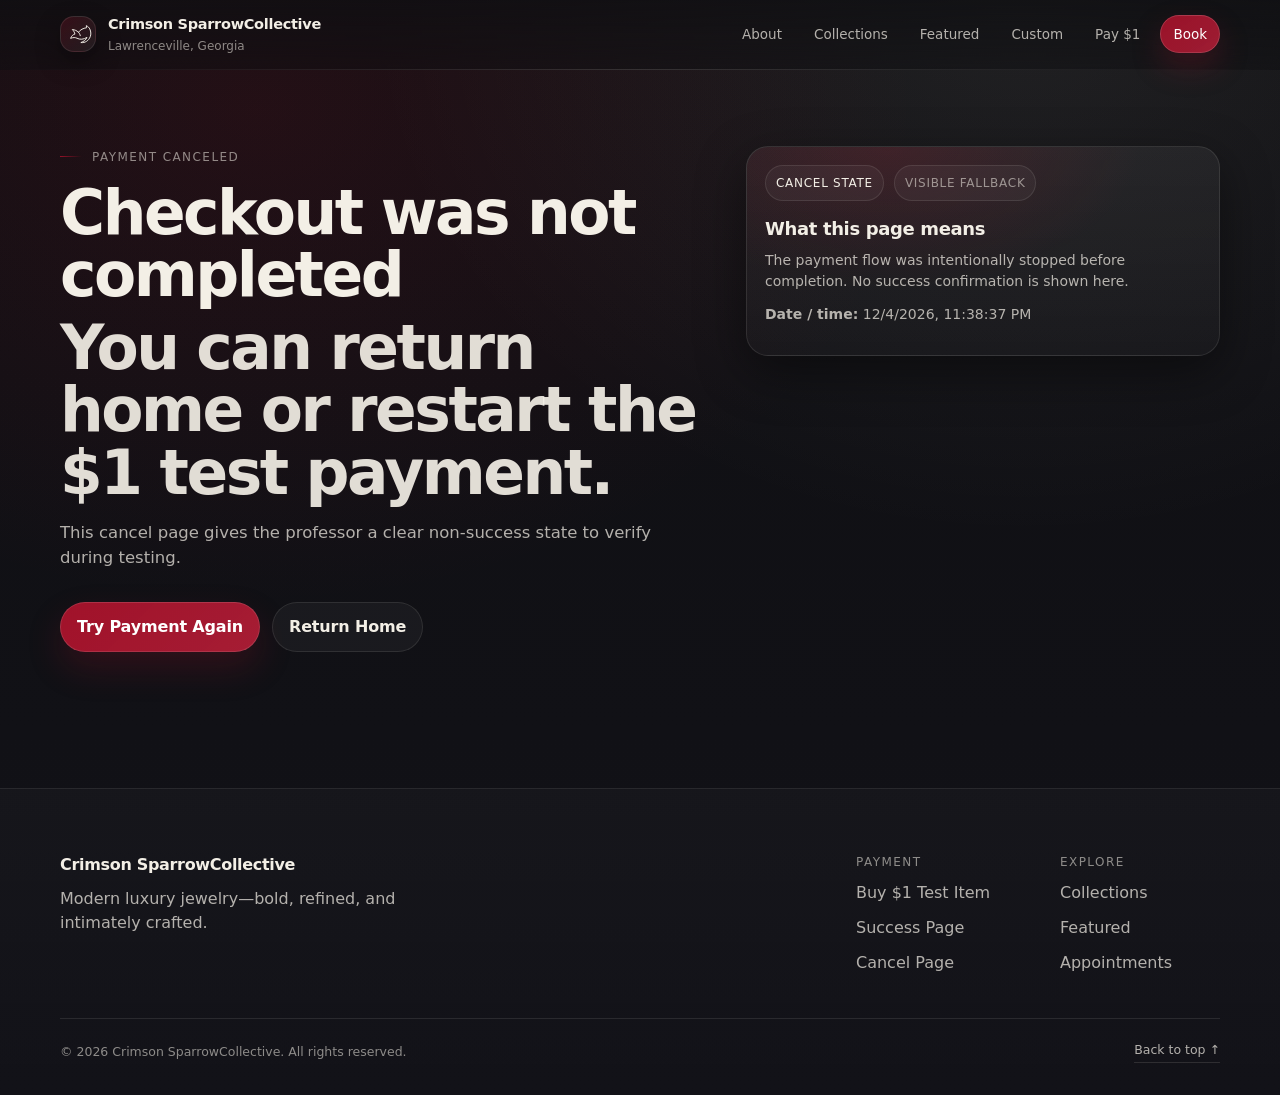
<file: cancel.html>
<!doctype html>
<html lang="en" class="no-js">
<head>
  <meta charset="utf-8" />
  <meta name="viewport" content="width=device-width, initial-scale=1" />
  <meta name="color-scheme" content="dark light" />
  <meta name="theme-color" content="#0f0f12" />
  <title>Payment Canceled | Crimson SparrowCollective</title>
  <meta name="description" content="CYBR2310 cancel page for the $1.00 test payment flow." />
  <link rel="icon" href="assets/favicon.svg" type="image/svg+xml" />
  <link rel="stylesheet" href="assets/styles.css" />
</head>
<body>
  <a class="skip-link" href="#main">Skip to content</a>

  <header class="site-header" data-header>
    <div class="container header-inner">
      <a class="brand" href="index.html#top" aria-label="Crimson SparrowCollective home">
        <span class="brand-mark" aria-hidden="true">
          <svg viewBox="0 0 64 64" width="28" height="28" role="img" aria-label="Crimson SparrowCollective">
            <path d="M50.8 17.8c-7.2 1.2-12.9 4.1-17.8 10.2-3.8-3.6-8.1-5.6-14-6.2 3.6 3.6 5.2 6.8 5.9 10.4-4.6 1.2-7.8 4.4-9.8 9.7 6.1-2.3 10.4-2.3 14.6-.2 6.9 3.4 14.7 3.1 22.9-1.9-2.7 5.5-7.2 9.4-14.1 11.8 9.8 1 17.8-4.1 21.4-13.3 2.1-5.4 1.9-11.4-1-17.9-1.4-3-3.7-5.2-7.1-7.1z"
              fill="none" stroke="currentColor" stroke-width="2.2" stroke-linecap="round" stroke-linejoin="round"/>
            <path d="M33 28c2.2 2.1 3.6 4.7 4.2 7.8" fill="none" stroke="currentColor" stroke-width="2.2" stroke-linecap="round"/>
          </svg>
        </span>
        <span class="brand-text">
          <span class="brand-name">Crimson SparrowCollective</span>
          <span class="brand-sub">Lawrenceville, Georgia</span>
        </span>
      </a>

      <nav class="nav" aria-label="Primary">
        <button class="nav-toggle" type="button" aria-expanded="false" aria-controls="nav-menu" data-nav-toggle>
          <span class="sr-only">Open menu</span>
          <span class="nav-toggle-lines" aria-hidden="true"></span>
        </button>

        <div class="nav-menu" id="nav-menu" data-nav-menu>
          <ul class="nav-list" role="list">
            <li><a class="nav-link" href="index.html#about">About</a></li>
            <li><a class="nav-link" href="index.html#collections">Collections</a></li>
            <li><a class="nav-link" href="index.html#featured">Featured</a></li>
            <li><a class="nav-link" href="index.html#custom">Custom</a></li>
            <li><a class="nav-link" href="pay.html">Pay $1</a></li>
            <li><a class="nav-link nav-cta" href="index.html#contact">Book</a></li>
          </ul>
        </div>
      </nav>
    </div>
    <div class="header-border" aria-hidden="true"></div>
  </header>

  <main id="main">
    <section class="section hero" aria-label="Payment canceled">
      <div class="container hero-inner">
        <div class="hero-copy reveal is-visible">
          <p class="eyebrow">Payment canceled</p>
          <h1 class="hero-title">
            Checkout was not completed
            <span class="title-accent">You can return home or restart the $1 test payment.</span>
          </h1>
          <p class="hero-subtitle">
            This cancel page gives the professor a clear non-success state to verify during testing.
          </p>
          <div class="hero-actions">
            <!-- CYBR2310 payment addition start -->
            <a class="btn btn-primary" href="pay.html">Try Payment Again</a>
            <a class="btn btn-ghost" href="index.html">Return Home</a>
            <!-- CYBR2310 payment addition end -->
          </div>
        </div>

        <div class="hero-panel reveal is-visible" aria-label="Cancel state details">
          <div class="panel-card">
            <div class="panel-top">
              <span class="chip">Cancel state</span>
              <span class="chip chip-muted">Visible fallback</span>
            </div>
            <div class="panel-body">
              <h2 class="panel-title">What this page means</h2>
              <p class="panel-text">The payment flow was intentionally stopped before completion. No success confirmation is shown here.</p>
              <p class="panel-text"><strong>Date / time:</strong> <span id="cancel-time">Loading…</span></p>
            </div>
          </div>
        </div>
      </div>
    </section>

    <script>
      /* CYBR2310 payment addition start */
      (function () {
        var el = document.getElementById('cancel-time');
        if (el) {
          el.textContent = new Date().toLocaleString();
        }
      }());
      /* CYBR2310 payment addition end */
    </script>
  </main>

  <footer class="site-footer" aria-label="Footer">
    <div class="container footer-inner">
      <div class="footer-brand">
        <div class="footer-name">Crimson SparrowCollective</div>
        <p class="footer-tagline">Modern luxury jewelry—bold, refined, and intimately crafted.</p>
      </div>

      <nav class="footer-nav" aria-label="Footer links">
        <div class="footer-col">
          <div class="footer-head">Payment</div>
          <ul role="list">
            <li><a href="pay.html">Buy $1 Test Item</a></li>
            <li><a href="success.html">Success Page</a></li>
            <li><a href="cancel.html">Cancel Page</a></li>
          </ul>
        </div>
        <div class="footer-col">
          <div class="footer-head">Explore</div>
          <ul role="list">
            <li><a href="index.html#collections">Collections</a></li>
            <li><a href="index.html#featured">Featured</a></li>
            <li><a href="index.html#contact">Appointments</a></li>
          </ul>
        </div>
      </nav>
    </div>

    <div class="container footer-bottom">
      <p class="copyright">© <span id="footer-year"></span> Crimson SparrowCollective. All rights reserved.</p>
      <a class="back-to-top" href="#main">Back to top <span aria-hidden="true">↑</span></a>
    </div>
  </footer>

  <script>
    /* CYBR2310 payment addition start */
    (function () {
      var year = document.getElementById('footer-year');
      if (year) year.textContent = new Date().getFullYear();
    }());
    /* CYBR2310 payment addition end */
  </script>
</body>
</html>
</file>
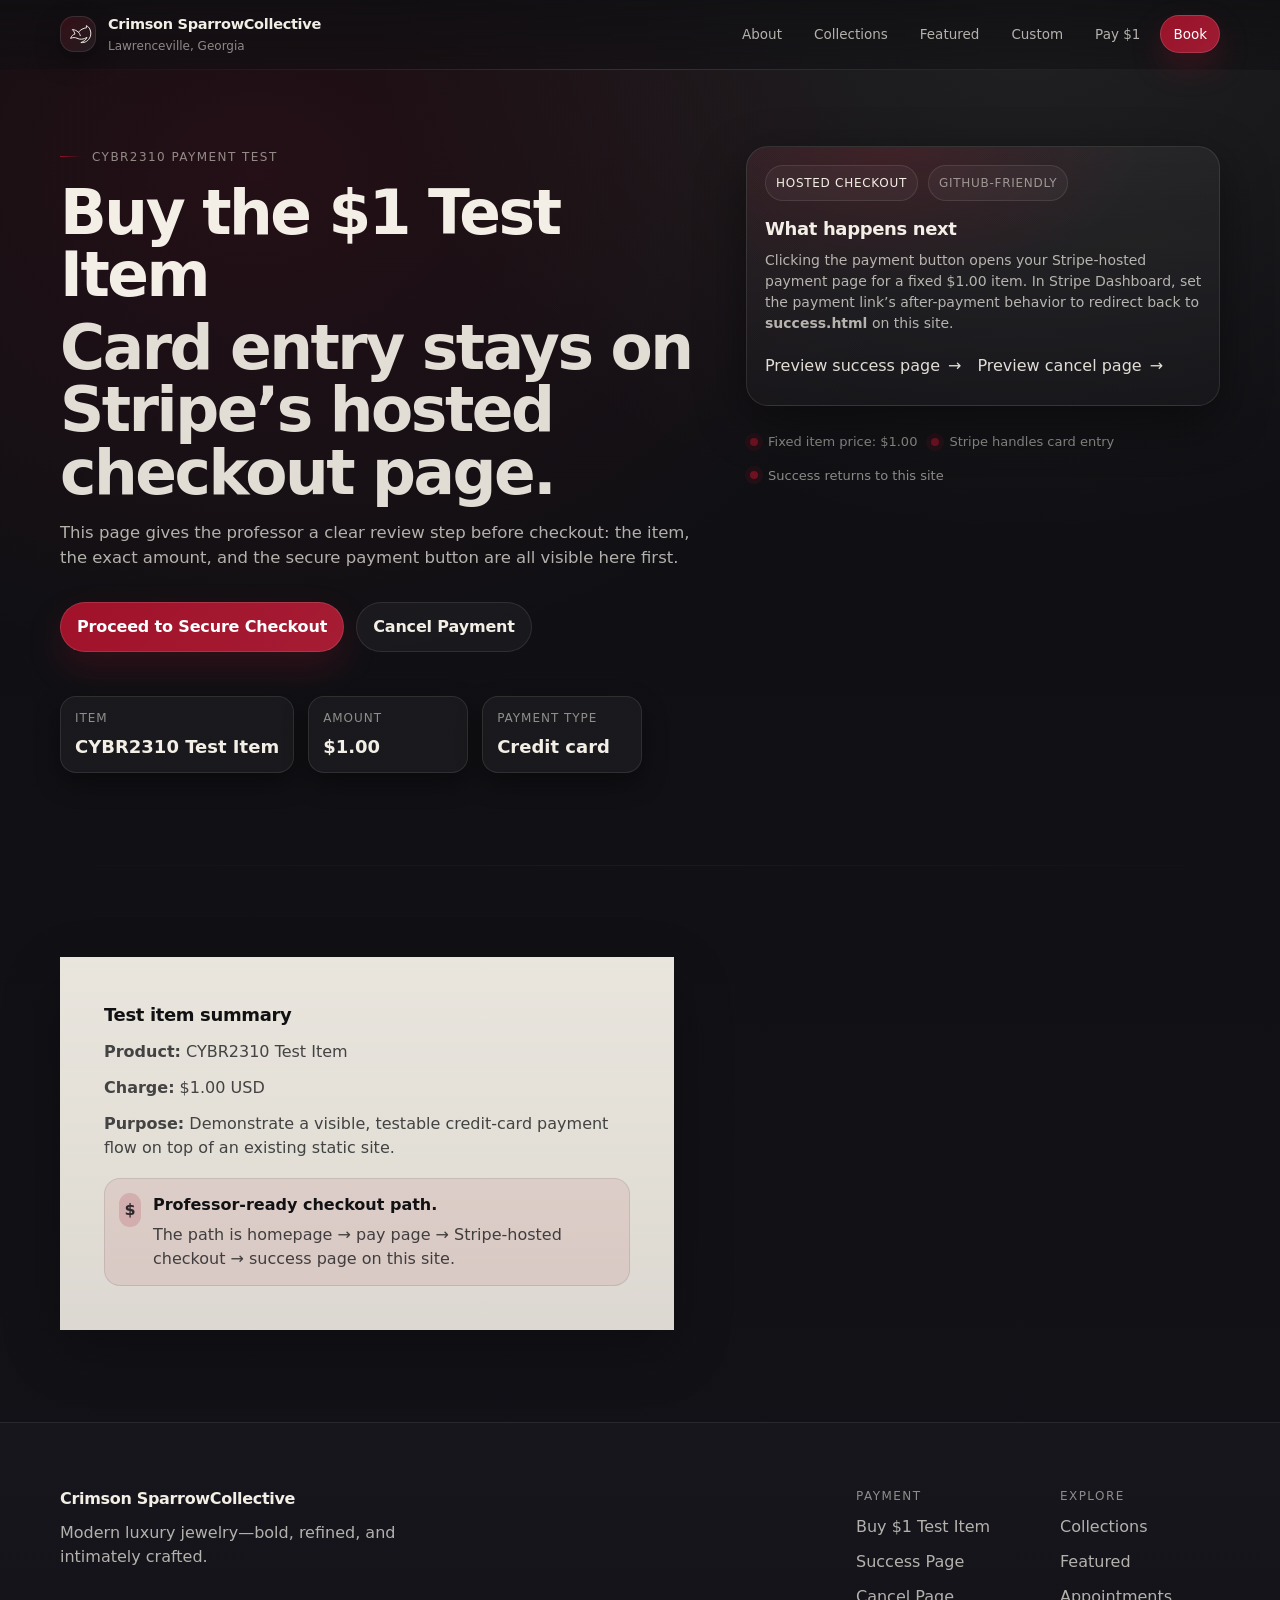
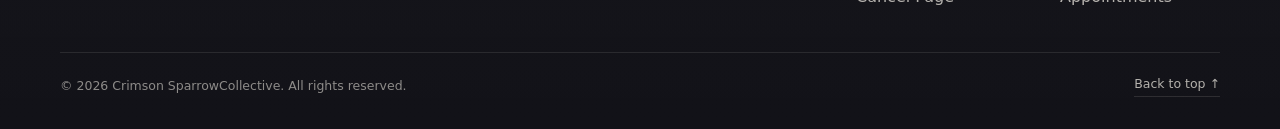
<file: pay.html>
<!doctype html>
<html lang="en" class="no-js">
<head>
  <meta charset="utf-8" />
  <meta name="viewport" content="width=device-width, initial-scale=1" />
  <meta name="color-scheme" content="dark light" />
  <meta name="theme-color" content="#0f0f12" />
  <title>Buy $1 Test Item | Crimson SparrowCollective</title>
  <meta name="description" content="CYBR2310 payment test page for a fixed $1.00 Stripe-hosted checkout." />
  <link rel="icon" href="assets/favicon.svg" type="image/svg+xml" />
  <link rel="stylesheet" href="assets/styles.css" />
</head>
<body>
  <a class="skip-link" href="#main">Skip to content</a>

  <header class="site-header" data-header>
    <div class="container header-inner">
      <a class="brand" href="index.html#top" aria-label="Crimson SparrowCollective home">
        <span class="brand-mark" aria-hidden="true">
          <svg viewBox="0 0 64 64" width="28" height="28" role="img" aria-label="Crimson SparrowCollective">
            <path d="M50.8 17.8c-7.2 1.2-12.9 4.1-17.8 10.2-3.8-3.6-8.1-5.6-14-6.2 3.6 3.6 5.2 6.8 5.9 10.4-4.6 1.2-7.8 4.4-9.8 9.7 6.1-2.3 10.4-2.3 14.6-.2 6.9 3.4 14.7 3.1 22.9-1.9-2.7 5.5-7.2 9.4-14.1 11.8 9.8 1 17.8-4.1 21.4-13.3 2.1-5.4 1.9-11.4-1-17.9-1.4-3-3.7-5.2-7.1-7.1z"
              fill="none" stroke="currentColor" stroke-width="2.2" stroke-linecap="round" stroke-linejoin="round"/>
            <path d="M33 28c2.2 2.1 3.6 4.7 4.2 7.8" fill="none" stroke="currentColor" stroke-width="2.2" stroke-linecap="round"/>
          </svg>
        </span>
        <span class="brand-text">
          <span class="brand-name">Crimson SparrowCollective</span>
          <span class="brand-sub">Lawrenceville, Georgia</span>
        </span>
      </a>

      <nav class="nav" aria-label="Primary">
        <button class="nav-toggle" type="button" aria-expanded="false" aria-controls="nav-menu" data-nav-toggle>
          <span class="sr-only">Open menu</span>
          <span class="nav-toggle-lines" aria-hidden="true"></span>
        </button>

        <div class="nav-menu" id="nav-menu" data-nav-menu>
          <ul class="nav-list" role="list">
            <li><a class="nav-link" href="index.html#about">About</a></li>
            <li><a class="nav-link" href="index.html#collections">Collections</a></li>
            <li><a class="nav-link" href="index.html#featured">Featured</a></li>
            <li><a class="nav-link" href="index.html#custom">Custom</a></li>
            <li><a class="nav-link" href="pay.html">Pay $1</a></li>
            <li><a class="nav-link nav-cta" href="index.html#contact">Book</a></li>
          </ul>
        </div>
      </nav>
    </div>
    <div class="header-border" aria-hidden="true"></div>
  </header>

  <main id="main">
    <section class="section hero" aria-label="CYBR2310 payment test">
      <div class="container hero-inner">
        <div class="hero-copy reveal is-visible">
          <p class="eyebrow">CYBR2310 payment test</p>
          <h1 class="hero-title">
            Buy the $1 Test Item
            <span class="title-accent">Card entry stays on Stripe’s hosted checkout page.</span>
          </h1>
          <p class="hero-subtitle">
            This page gives the professor a clear review step before checkout: the item, the exact amount, and the secure payment button are all visible here first.
          </p>

          <div class="hero-actions">
            <!-- CYBR2310 payment addition start -->
            <a class="btn btn-primary" href="https://buy.stripe.com/test_00w6oI1FRbrX3YT77efIs00" target="_blank" rel="noopener">Proceed to Secure Checkout</a>
            <a class="btn btn-ghost" href="cancel.html">Cancel Payment</a>
            <!-- CYBR2310 payment addition end -->
          </div>

          <div class="hero-metrics" role="list" aria-label="Payment details">
            <div class="metric" role="listitem">
              <div class="metric-kicker">Item</div>
              <div class="metric-value">CYBR2310 Test Item</div>
            </div>
            <div class="metric" role="listitem">
              <div class="metric-kicker">Amount</div>
              <div class="metric-value">$1.00</div>
            </div>
            <div class="metric" role="listitem">
              <div class="metric-kicker">Payment type</div>
              <div class="metric-value">Credit card</div>
            </div>
          </div>
        </div>

        <div class="hero-panel reveal is-visible" aria-label="Checkout instructions">
          <div class="panel-card">
            <div class="panel-top">
              <span class="chip">Hosted checkout</span>
              <span class="chip chip-muted">GitHub-friendly</span>
            </div>
            <div class="panel-body">
              <h2 class="panel-title">What happens next</h2>
              <p class="panel-text">
                Clicking the payment button opens your Stripe-hosted payment page for a fixed $1.00 item. In Stripe Dashboard, set the payment link’s after-payment behavior to redirect back to <strong>success.html</strong> on this site.
              </p>
              <div class="panel-actions">
                <a class="text-link" href="success.html">Preview success page <span aria-hidden="true">→</span></a>
                <a class="text-link" href="cancel.html">Preview cancel page <span aria-hidden="true">→</span></a>
              </div>
            </div>
          </div>

          <div class="trust-row" aria-label="Checkout notes">
            <div class="trust-item">
              <span class="trust-dot" aria-hidden="true"></span>
              <span>Fixed item price: $1.00</span>
            </div>
            <div class="trust-item">
              <span class="trust-dot" aria-hidden="true"></span>
              <span>Stripe handles card entry</span>
            </div>
            <div class="trust-item">
              <span class="trust-dot" aria-hidden="true"></span>
              <span>Success returns to this site</span>
            </div>
          </div>
        </div>
      </div>
    </section>

    <section class="section" aria-label="Payment summary">
      <div class="container">
        <div class="contact-grid">
          <article class="form card-ivory reveal is-visible">
            <h2 class="card-title">Test item summary</h2>
            <p class="card-text"><strong>Product:</strong> CYBR2310 Test Item</p>
            <p class="card-text"><strong>Charge:</strong> $1.00 USD</p>
            <p class="card-text"><strong>Purpose:</strong> Demonstrate a visible, testable credit-card payment flow on top of an existing static site.</p>
            <div class="form-success" role="status" aria-live="polite">
              <div class="success-badge" aria-hidden="true">$</div>
              <div>
                <strong>Professor-ready checkout path.</strong>
                <div class="card-text" style="margin:6px 0 0;">The path is homepage → pay page → Stripe-hosted checkout → success page on this site.</div>
              </div>
            </div>
          </article>
        </div>
      </div>
    </section>
  </main>

  <footer class="site-footer" aria-label="Footer">
    <div class="container footer-inner">
      <div class="footer-brand">
        <div class="footer-name">Crimson SparrowCollective</div>
        <p class="footer-tagline">Modern luxury jewelry—bold, refined, and intimately crafted.</p>
      </div>

      <nav class="footer-nav" aria-label="Footer links">
        <div class="footer-col">
          <div class="footer-head">Payment</div>
          <ul role="list">
            <li><a href="pay.html">Buy $1 Test Item</a></li>
            <li><a href="success.html">Success Page</a></li>
            <li><a href="cancel.html">Cancel Page</a></li>
          </ul>
        </div>
        <div class="footer-col">
          <div class="footer-head">Explore</div>
          <ul role="list">
            <li><a href="index.html#collections">Collections</a></li>
            <li><a href="index.html#featured">Featured</a></li>
            <li><a href="index.html#contact">Appointments</a></li>
          </ul>
        </div>
      </nav>
    </div>

    <div class="container footer-bottom">
      <p class="copyright">© <span id="footer-year"></span> Crimson SparrowCollective. All rights reserved.</p>
      <a class="back-to-top" href="#main">Back to top <span aria-hidden="true">↑</span></a>
    </div>
  </footer>

  <script>
    /* CYBR2310 payment addition start */
    (function () {
      var year = document.getElementById('footer-year');
      if (year) year.textContent = new Date().getFullYear();
    }());
    /* CYBR2310 payment addition end */
  </script>
</body>
</html>
</file>
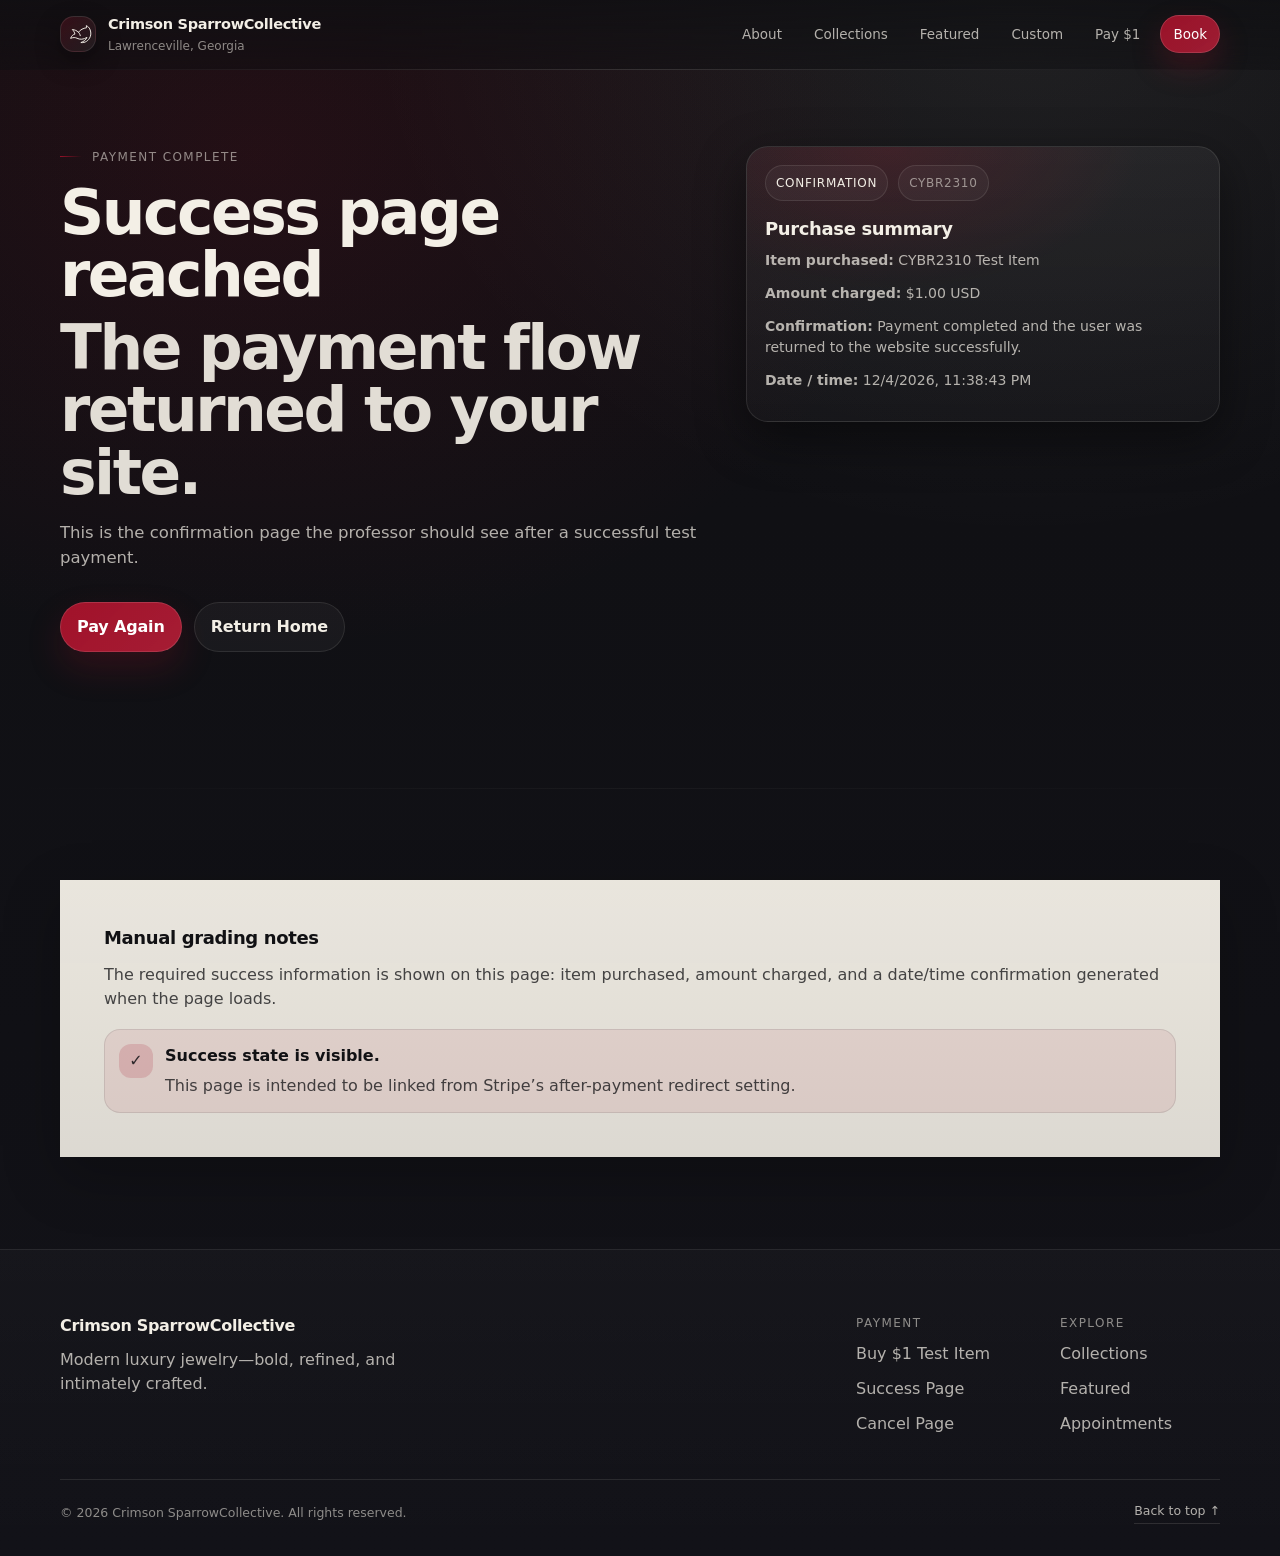
<file: success.html>
<!doctype html>
<html lang="en" class="no-js">
<head>
  <meta charset="utf-8" />
  <meta name="viewport" content="width=device-width, initial-scale=1" />
  <meta name="color-scheme" content="dark light" />
  <meta name="theme-color" content="#0f0f12" />
  <title>Payment Success | Crimson SparrowCollective</title>
  <meta name="description" content="CYBR2310 success page for the $1.00 test payment flow." />
  <link rel="icon" href="assets/favicon.svg" type="image/svg+xml" />
  <link rel="stylesheet" href="assets/styles.css" />
</head>
<body>
  <a class="skip-link" href="#main">Skip to content</a>

  <header class="site-header" data-header>
    <div class="container header-inner">
      <a class="brand" href="index.html#top" aria-label="Crimson SparrowCollective home">
        <span class="brand-mark" aria-hidden="true">
          <svg viewBox="0 0 64 64" width="28" height="28" role="img" aria-label="Crimson SparrowCollective">
            <path d="M50.8 17.8c-7.2 1.2-12.9 4.1-17.8 10.2-3.8-3.6-8.1-5.6-14-6.2 3.6 3.6 5.2 6.8 5.9 10.4-4.6 1.2-7.8 4.4-9.8 9.7 6.1-2.3 10.4-2.3 14.6-.2 6.9 3.4 14.7 3.1 22.9-1.9-2.7 5.5-7.2 9.4-14.1 11.8 9.8 1 17.8-4.1 21.4-13.3 2.1-5.4 1.9-11.4-1-17.9-1.4-3-3.7-5.2-7.1-7.1z"
              fill="none" stroke="currentColor" stroke-width="2.2" stroke-linecap="round" stroke-linejoin="round"/>
            <path d="M33 28c2.2 2.1 3.6 4.7 4.2 7.8" fill="none" stroke="currentColor" stroke-width="2.2" stroke-linecap="round"/>
          </svg>
        </span>
        <span class="brand-text">
          <span class="brand-name">Crimson SparrowCollective</span>
          <span class="brand-sub">Lawrenceville, Georgia</span>
        </span>
      </a>

      <nav class="nav" aria-label="Primary">
        <button class="nav-toggle" type="button" aria-expanded="false" aria-controls="nav-menu" data-nav-toggle>
          <span class="sr-only">Open menu</span>
          <span class="nav-toggle-lines" aria-hidden="true"></span>
        </button>

        <div class="nav-menu" id="nav-menu" data-nav-menu>
          <ul class="nav-list" role="list">
            <li><a class="nav-link" href="index.html#about">About</a></li>
            <li><a class="nav-link" href="index.html#collections">Collections</a></li>
            <li><a class="nav-link" href="index.html#featured">Featured</a></li>
            <li><a class="nav-link" href="index.html#custom">Custom</a></li>
            <li><a class="nav-link" href="pay.html">Pay $1</a></li>
            <li><a class="nav-link nav-cta" href="index.html#contact">Book</a></li>
          </ul>
        </div>
      </nav>
    </div>
    <div class="header-border" aria-hidden="true"></div>
  </header>

  <main id="main">
    <section class="section hero" aria-label="Payment success">
      <div class="container hero-inner">
        <div class="hero-copy reveal is-visible">
          <p class="eyebrow">Payment complete</p>
          <h1 class="hero-title">
            Success page reached
            <span class="title-accent">The payment flow returned to your site.</span>
          </h1>
          <p class="hero-subtitle">
            This is the confirmation page the professor should see after a successful test payment.
          </p>
          <div class="hero-actions">
            <!-- CYBR2310 payment addition start -->
            <a class="btn btn-primary" href="pay.html">Pay Again</a>
            <a class="btn btn-ghost" href="index.html">Return Home</a>
            <!-- CYBR2310 payment addition end -->
          </div>
        </div>

        <div class="hero-panel reveal is-visible" aria-label="Payment confirmation details">
          <div class="panel-card">
            <div class="panel-top">
              <span class="chip">Confirmation</span>
              <span class="chip chip-muted">CYBR2310</span>
            </div>
            <div class="panel-body">
              <h2 class="panel-title">Purchase summary</h2>
              <p class="panel-text"><strong>Item purchased:</strong> CYBR2310 Test Item</p>
              <p class="panel-text"><strong>Amount charged:</strong> $1.00 USD</p>
              <p class="panel-text"><strong>Confirmation:</strong> Payment completed and the user was returned to the website successfully.</p>
              <p class="panel-text"><strong>Date / time:</strong> <span id="confirmation-time">Loading…</span></p>
            </div>
          </div>
        </div>
      </div>
    </section>

    <section class="section" aria-label="Success details">
      <div class="container">
        <article class="form card-ivory reveal is-visible">
          <h2 class="card-title">Manual grading notes</h2>
          <p class="card-text">The required success information is shown on this page: item purchased, amount charged, and a date/time confirmation generated when the page loads.</p>
          <div class="form-success" role="status" aria-live="polite">
            <div class="success-badge" aria-hidden="true">✓</div>
            <div>
              <strong>Success state is visible.</strong>
              <div class="card-text" style="margin:6px 0 0;">This page is intended to be linked from Stripe’s after-payment redirect setting.</div>
            </div>
          </div>
        </article>
      </div>
    </section>

    <script>
      /* CYBR2310 payment addition start */
      (function () {
        var el = document.getElementById('confirmation-time');
        if (el) {
          el.textContent = new Date().toLocaleString();
        }
      }());
      /* CYBR2310 payment addition end */
    </script>
  </main>

  <footer class="site-footer" aria-label="Footer">
    <div class="container footer-inner">
      <div class="footer-brand">
        <div class="footer-name">Crimson SparrowCollective</div>
        <p class="footer-tagline">Modern luxury jewelry—bold, refined, and intimately crafted.</p>
      </div>

      <nav class="footer-nav" aria-label="Footer links">
        <div class="footer-col">
          <div class="footer-head">Payment</div>
          <ul role="list">
            <li><a href="pay.html">Buy $1 Test Item</a></li>
            <li><a href="success.html">Success Page</a></li>
            <li><a href="cancel.html">Cancel Page</a></li>
          </ul>
        </div>
        <div class="footer-col">
          <div class="footer-head">Explore</div>
          <ul role="list">
            <li><a href="index.html#collections">Collections</a></li>
            <li><a href="index.html#featured">Featured</a></li>
            <li><a href="index.html#contact">Appointments</a></li>
          </ul>
        </div>
      </nav>
    </div>

    <div class="container footer-bottom">
      <p class="copyright">© <span id="footer-year"></span> Crimson SparrowCollective. All rights reserved.</p>
      <a class="back-to-top" href="#main">Back to top <span aria-hidden="true">↑</span></a>
    </div>
  </footer>

  <script>
    /* CYBR2310 payment addition start */
    (function () {
      var year = document.getElementById('footer-year');
      if (year) year.textContent = new Date().getFullYear();
    }());
    /* CYBR2310 payment addition end */
  </script>
</body>
</html>
</file>
<file: assets/styles.css>
/* Crimson SparrowCollective — Offline luxury boutique site
   System fonts only • No external assets • Accessible + responsive
*/

:root{
  --bg: #0f0f12;
  --bg2: #121218;
  --panel: rgba(255,255,255,.06);
  --panel2: rgba(255,255,255,.085);
  --ivory: #f3efe6;
  --ivory2:#f7f3ea;
  --ink: #111114;
  --muted: rgba(243,239,230,.72);
  --muted2: rgba(243,239,230,.55);
  --line: rgba(243,239,230,.14);
  --line2: rgba(243,239,230,.10);
  --accent: #a1122a;    /* deep crimson */
  --accent2:#c01f3a;
  --accentSoft: rgba(161,18,42,.22);
  --shadow: 0 16px 50px rgba(0,0,0,.45);
  --shadow2: 0 10px 25px rgba(0,0,0,.35);

  --radius-lg: 22px;
  --radius-md: 16px;
  --radius-sm: 12px;

  --container: 1160px;

  --space-1: 8px;
  --space-2: 12px;
  --space-3: 16px;
  --space-4: 22px;
  --space-5: 32px;
  --space-6: 44px;
  --space-7: 64px;
  --space-8: 92px;

  --ease: cubic-bezier(.2,.8,.2,1);
  --ease2: cubic-bezier(.16,.9,.2,1);
}

:root[data-theme="light"]{
  --bg: #f6f3ec;
  --bg2: #f2eee6;
  --panel: rgba(17,17,20,.06);
  --panel2: rgba(17,17,20,.085);
  --ivory: #121215;
  --ivory2:#0f0f12;
  --ink: #121215;
  --muted: rgba(18,18,21,.72);
  --muted2: rgba(18,18,21,.55);
  --line: rgba(18,18,21,.14);
  --line2: rgba(18,18,21,.10);
  --shadow: 0 16px 50px rgba(13,13,16,.18);
  --shadow2: 0 10px 25px rgba(13,13,16,.14);
}

*,
*::before,
*::after { box-sizing: border-box; }

html{
  scroll-behavior: smooth;
}

@media (prefers-reduced-motion: reduce){
  html{ scroll-behavior: auto; }
  *{ animation-duration: .001ms !important; animation-iteration-count: 1 !important; transition-duration: .001ms !important; }
}

body{
  margin: 0;
  font-family: ui-sans-serif, system-ui, -apple-system, Segoe UI, Roboto, Helvetica, Arial, "Apple Color Emoji","Segoe UI Emoji";
  background: radial-gradient(1200px 900px at 20% 10%, rgba(161,18,42,.14), transparent 55%),
              radial-gradient(1100px 900px at 80% 0%, rgba(243,239,230,.08), transparent 60%),
              linear-gradient(180deg, var(--bg) 0%, var(--bg2) 100%);
  color: var(--ivory);
  line-height: 1.5;
  text-rendering: optimizeLegibility;
  -webkit-font-smoothing: antialiased;
}

a{ color: inherit; text-decoration: none; }
a:focus-visible,
button:focus-visible,
input:focus-visible,
select:focus-visible,
textarea:focus-visible{
  outline: 3px solid rgba(161,18,42,.5);
  outline-offset: 3px;
  border-radius: 10px;
}

img, svg{ max-width: 100%; height: auto; display:block; }

.no-js .nav-menu{ display:block !important; }
.no-js .nav-toggle{ display:none !important; }

/* IMPORTANT: if JS fails to load, reveal elements must still be visible */
.no-js .reveal{
  opacity: 1 !important;
  transform: none !important;
}

.skip-link{
  position:absolute;
  left: -999px;
  top: 12px;
  padding: 10px 14px;
  background: var(--ivory2);
  color: var(--bg);
  border-radius: 12px;
  z-index: 9999;
}
.skip-link:focus{ left: 12px; }

.container{
  width: min(var(--container), calc(100% - 2*var(--space-4)));
  margin-inline: auto;
}

.section{
  padding: var(--space-8) 0;
  position: relative;
}

.section-head{
  max-width: 70ch;
  margin-bottom: var(--space-6);
}

.section-kicker{
  margin: 0 0 var(--space-2);
  letter-spacing: .12em;
  text-transform: uppercase;
  font-size: 12px;
  color: var(--muted2);
}

.section-title{
  margin: 0 0 var(--space-3);
  font-size: clamp(28px, 3.2vw, 44px);
  line-height: 1.08;
  letter-spacing: -0.02em;
}

.section-lede{
  margin: 0;
  font-size: 16px;
  color: var(--muted);
}

/* Header */
.site-header{
  position: sticky;
  top: 0;
  z-index: 60;
  backdrop-filter: blur(14px);
  background: linear-gradient(180deg, rgba(15,15,18,.78), rgba(15,15,18,.48));
}
:root[data-theme="light"] .site-header{
  background: linear-gradient(180deg, rgba(246,243,236,.86), rgba(246,243,236,.52));
}
.header-inner{
  display:flex;
  align-items:center;
  justify-content: space-between;
  padding: 14px 0;
  gap: var(--space-3);
}

.header-border{
  height: 1px;
  background: linear-gradient(90deg, transparent, var(--line), transparent);
}

.brand{
  display:flex;
  align-items:center;
  gap: 12px;
  min-width: 220px;
}
.brand-mark{
  width: 36px; height: 36px;
  display:grid; place-items:center;
  border-radius: 14px;
  background: linear-gradient(135deg, rgba(161,18,42,.25), rgba(255,255,255,.06));
  border: 1px solid var(--line2);
  box-shadow: var(--shadow2);
}
.brand-text{ display:flex; flex-direction:column; }
.brand-name{
  font-weight: 650;
  letter-spacing: -0.02em;
  font-size: 14.5px;
}
.brand-sub{
  font-size: 12px;
  color: var(--muted2);
  margin-top: 1px;
}

.nav{ display:flex; align-items:center; gap: var(--space-2); }
.nav-toggle{
  display:none;
  border: 1px solid var(--line2);
  background: rgba(255,255,255,.04);
  color: var(--ivory);
  border-radius: 12px;
  padding: 10px 12px;
  box-shadow: var(--shadow2);
  cursor:pointer;
}
.nav-toggle-lines{
  width: 18px; height: 12px;
  display:block;
  position: relative;
}
.nav-toggle-lines::before,
.nav-toggle-lines::after,
.nav-toggle-lines{
  background: currentColor;
  border-radius: 999px;
}
.nav-toggle-lines::before,
.nav-toggle-lines::after{
  content:"";
  position:absolute;
  left:0; right:0;
  height: 2px;
}
.nav-toggle-lines{ height:2px; top: 5px; position:relative; }
.nav-toggle-lines::before{ top: -5px; }
.nav-toggle-lines::after{ top: 5px; opacity:.9; }

.nav-menu{
  display:flex;
  align-items:center;
  gap: var(--space-3);
}

.nav-list{
  display:flex;
  align-items:center;
  gap: 8px;
  margin: 0;
  padding: 0;
  list-style: none;
}

.nav-link{
  padding: 10px 12px;
  border-radius: 999px;
  color: var(--muted);
  font-size: 13.5px;
  transition: background .25s var(--ease), color .25s var(--ease), transform .25s var(--ease);
}
.nav-link:hover{
  background: rgba(255,255,255,.06);
  color: var(--ivory);
  transform: translateY(-1px);
}

.nav-cta{
  background: linear-gradient(135deg, rgba(161,18,42,.95), rgba(192,31,58,.8));
  color: #fff;
  border: 1px solid rgba(255,255,255,.14);
  box-shadow: 0 14px 30px rgba(161,18,42,.25);
}
.nav-cta:hover{
  background: linear-gradient(135deg, rgba(161,18,42,1), rgba(192,31,58,.92));
}

.nav-tools{
  display:flex;
  align-items:center;
  gap: 10px;
  padding-left: 6px;
  border-left: 1px solid var(--line2);
}

.icon-btn{
  border: 1px solid var(--line2);
  background: rgba(255,255,255,.04);
  color: var(--ivory);
  border-radius: 12px;
  padding: 10px 11px;
  cursor:pointer;
  transition: transform .22s var(--ease), background .22s var(--ease), border-color .22s var(--ease);
}
.icon-btn:hover{
  transform: translateY(-1px);
  background: rgba(255,255,255,.07);
  border-color: var(--line);
}

.sr-only{
  position:absolute!important;
  width:1px;height:1px;
  padding:0;margin:-1px;
  overflow:hidden;clip:rect(0,0,0,0);
  white-space:nowrap;border:0;
}

/* Hero */
.hero{
  padding-top: calc(var(--space-8) - 22px);
  overflow:hidden;
}
.hero-bg{
  position:absolute;
  inset: 0;
  pointer-events:none;
  opacity: .9;
}
.hero-motif{
  width: 100%;
  height: 100%;
  transform: translateY(-4%) scale(1.05);
  filter: saturate(1.05);
}
.hero-inner{
  position: relative;
  display:grid;
  grid-template-columns: 1.15fr .85fr;
  gap: var(--space-6);
  align-items: start;
}

.eyebrow{
  margin: 0 0 var(--space-3);
  font-size: 12px;
  letter-spacing: .12em;
  text-transform: uppercase;
  color: var(--muted2);
  display:inline-flex;
  align-items:center;
  gap: 10px;
}
.eyebrow::before{
  content:"";
  width: 22px;
  height: 1px;
  background: linear-gradient(90deg, var(--accent), transparent);
  opacity:.9;
}

.hero-title{
  margin: 0 0 var(--space-3);
  font-size: clamp(38px, 4.8vw, 66px);
  line-height: 1.02;
  letter-spacing: -0.04em;
}
.title-accent{
  display:block;
  margin-top: 10px;
  font-weight: 600;
  color: rgba(243,239,230,.92);
}
.hero-subtitle{
  margin: 0 0 var(--space-5);
  font-size: 16.5px;
  color: var(--muted);
  max-width: 62ch;
}

.hero-actions{
  display:flex;
  gap: 12px;
  flex-wrap: wrap;
  margin-bottom: var(--space-6);
}

.btn{
  display:inline-flex;
  align-items:center;
  justify-content:center;
  gap: 10px;
  padding: 12px 16px;
  border-radius: 999px;
  font-weight: 620;
  letter-spacing: -0.01em;
  border: 1px solid transparent;
  cursor:pointer;
  transition: transform .22s var(--ease), box-shadow .22s var(--ease), background .22s var(--ease), border-color .22s var(--ease);
  user-select:none;
}
.btn-primary{
  background: linear-gradient(135deg, rgba(161,18,42,1), rgba(192,31,58,.85));
  color: #fff;
  border-color: rgba(255,255,255,.12);
  box-shadow: 0 16px 34px rgba(161,18,42,.22);
}
.btn-primary:hover{ transform: translateY(-1px); box-shadow: 0 18px 40px rgba(161,18,42,.28); }
.btn-ghost{
  background: rgba(255,255,255,.04);
  color: var(--ivory);
  border-color: var(--line2);
}
.btn-ghost:hover{ transform: translateY(-1px); background: rgba(255,255,255,.07); border-color: var(--line); }
.btn-small{ padding: 10px 12px; font-size: 13px; }

.text-link{
  display:inline-flex;
  align-items:center;
  gap: 8px;
  color: rgba(243,239,230,.92);
  text-decoration: none;
  padding: 8px 0;
  border-bottom: 1px solid transparent;
  transition: transform .22s var(--ease), border-color .22s var(--ease), color .22s var(--ease);
}
.text-link:hover{
  transform: translateY(-1px);
  border-color: rgba(243,239,230,.22);
  color: #fff;
}

.hero-metrics{
  display:flex;
  gap: 14px;
  flex-wrap: wrap;
}
.metric{
  padding: 12px 14px;
  border-radius: 16px;
  border: 1px solid var(--line2);
  background: rgba(255,255,255,.04);
  box-shadow: var(--shadow2);
  min-width: 160px;
}
.metric-kicker{
  font-size: 12px;
  color: var(--muted2);
  letter-spacing: .08em;
  text-transform: uppercase;
}
.metric-value{
  font-size: 18px;
  font-weight: 650;
  margin-top: 6px;
}

.hero-panel{
  display:flex;
  flex-direction: column;
  gap: var(--space-3);
  margin-top: 6px;
}

.panel-card{
  border-radius: var(--radius-lg);
  border: 1px solid var(--line2);
  background: linear-gradient(180deg, rgba(255,255,255,.05), rgba(255,255,255,.02));
  box-shadow: var(--shadow);
  overflow:hidden;
  position:relative;
}
.panel-card::before{
  content:"";
  position:absolute;
  inset:-2px;
  background: radial-gradient(420px 240px at 30% 0%, rgba(161,18,42,.20), transparent 60%);
  pointer-events:none;
}
.panel-top{
  display:flex;
  gap: 10px;
  padding: 18px 18px 0;
  position: relative;
  z-index: 1;
}
.chip{
  display:inline-flex;
  align-items:center;
  padding: 8px 10px;
  border-radius: 999px;
  font-size: 12px;
  letter-spacing: .06em;
  text-transform: uppercase;
  border: 1px solid var(--line2);
  background: rgba(255,255,255,.04);
}
.chip-muted{ color: var(--muted2); }

.panel-art{
  padding: 14px 18px 0;
  position: relative;
  z-index: 1;
  opacity: .95;
}
.panel-body{
  padding: 14px 18px 18px;
  position: relative;
  z-index: 1;
}
.panel-title{
  margin: 0 0 8px;
  font-size: 18px;
  letter-spacing: -0.02em;
}
.panel-text{
  margin: 0 0 12px;
  color: var(--muted);
  font-size: 14px;
}
.panel-actions{
  display:flex;
  gap: 16px;
  flex-wrap: wrap;
}

.trust-row{
  display:flex;
  gap: 14px;
  flex-wrap: wrap;
  padding: 10px 4px 0;
  color: var(--muted2);
  font-size: 13px;
}
.trust-item{
  display:flex;
  align-items:center;
  gap: 10px;
}
.trust-dot{
  width: 8px; height: 8px;
  border-radius: 999px;
  background: rgba(161,18,42,.65);
  box-shadow: 0 0 0 5px rgba(161,18,42,.12);
}

/* Cards */
.card{
  border-radius: var(--radius-lg);
  border: 1px solid var(--line2);
  background: rgba(255,255,255,.04);
  box-shadow: var(--shadow2);
  padding: var(--space-5);
}

.card-ivory{
  background: linear-gradient(180deg, rgba(243,239,230,.96), rgba(243,239,230,.90));
  border-color: rgba(255,255,255,.10);
  color: var(--ink);
  box-shadow: 0 20px 55px rgba(0,0,0,.24);
}
:root[data-theme="light"] .card-ivory{
  background: linear-gradient(180deg, rgba(255,255,255,.92), rgba(255,255,255,.86));
  border-color: rgba(18,18,21,.10);
  box-shadow: 0 18px 45px rgba(0,0,0,.10);
}

.card-title{
  margin: 0 0 var(--space-2);
  font-size: 18px;
  letter-spacing: -0.02em;
}
.card-text{
  margin: 0 0 12px;
  color: rgba(17,17,20,.76);
}
:root[data-theme="light"] .card-text{
  color: rgba(18,18,21,.78);
}

/* About */
.about-grid{
  display:grid;
  grid-template-columns: 1.05fr .95fr;
  gap: var(--space-6);
  align-items: start;
}

.values{
  display:grid;
  gap: 12px;
  padding: var(--space-5);
  border-radius: var(--radius-lg);
  border: 1px solid var(--line2);
  background: rgba(255,255,255,.03);
  box-shadow: var(--shadow2);
}

.value{
  display:flex;
  gap: 14px;
  align-items:flex-start;
  padding: 12px;
  border-radius: 16px;
  border: 1px solid var(--line2);
  background: rgba(255,255,255,.03);
}
.value-icon{
  width: 40px; height: 40px;
  border-radius: 14px;
  display:grid; place-items:center;
  background: linear-gradient(135deg, rgba(161,18,42,.22), rgba(255,255,255,.04));
  border: 1px solid var(--line2);
}
.value-title{
  margin: 0 0 4px;
  font-size: 14.5px;
}
.value-text{
  margin: 0;
  color: var(--muted);
  font-size: 13.5px;
}

/* Grids */
.grid-3{
  display:grid;
  grid-template-columns: repeat(3, minmax(0, 1fr));
  gap: var(--space-4);
}
.grid-2{
  display:grid;
  grid-template-columns: repeat(2, minmax(0, 1fr));
  gap: var(--space-4);
}

/* Collections */
.collection-card{
  border-radius: var(--radius-lg);
  border: 1px solid var(--line2);
  background: linear-gradient(180deg, rgba(255,255,255,.04), rgba(255,255,255,.02));
  box-shadow: var(--shadow2);
  overflow:hidden;
  position: relative;
}
.collection-card::before{
  content:"";
  position:absolute;
  inset:-2px;
  background: radial-gradient(380px 220px at 20% 10%, rgba(161,18,42,.12), transparent 58%);
  opacity:.9;
  pointer-events:none;
}
.collection-link{
  display:block;
  height: 100%;
  position:relative;
  z-index:1;
}
.collection-media{
  padding: 14px 14px 0;
  opacity:.95;
}
.collection-body{
  padding: 12px 18px 18px;
}
.collection-title{
  margin: 0 0 6px;
  font-size: 16px;
  letter-spacing: -0.02em;
}
.collection-text{
  margin: 0 0 12px;
  color: var(--muted);
  font-size: 13.5px;
}
.collection-cta{
  display:inline-flex;
  align-items:center;
  gap: 8px;
  font-size: 13px;
  color: rgba(243,239,230,.92);
  letter-spacing: .02em;
  border-bottom: 1px solid rgba(255,255,255,.10);
  padding-bottom: 6px;
  transition: transform .24s var(--ease), border-color .24s var(--ease), color .24s var(--ease);
}
.collection-link:hover .collection-cta{
  transform: translateY(-1px);
  border-color: rgba(243,239,230,.28);
  color: #fff;
}
.collection-link:hover{
  outline: none;
}
.collection-card:hover{
  transform: translateY(-2px);
  transition: transform .28s var(--ease2);
}

/* Featured */
.featured-controls{
  display:flex;
  align-items:center;
  justify-content: space-between;
  gap: var(--space-3);
  margin-bottom: var(--space-4);
}
.segmented{
  display:inline-flex;
  border: 1px solid var(--line2);
  border-radius: 999px;
  padding: 4px;
  background: rgba(255,255,255,.03);
}
.seg-btn{
  border: 0;
  background: transparent;
  color: var(--muted);
  padding: 9px 12px;
  border-radius: 999px;
  cursor:pointer;
  font-weight: 650;
  font-size: 13px;
  transition: background .2s var(--ease), color .2s var(--ease), transform .2s var(--ease);
}
.seg-btn:hover{ transform: translateY(-1px); }
.seg-btn.is-active{
  background: rgba(255,255,255,.08);
  color: var(--ivory);
}
.hint{
  display:flex;
  align-items:center;
  gap: 10px;
  font-size: 13px;
  color: var(--muted2);
}
.hint-dot{
  width: 8px; height: 8px;
  border-radius: 999px;
  background: rgba(243,239,230,.22);
}

.product-grid{
  display:grid;
  grid-template-columns: repeat(3, minmax(0, 1fr));
  gap: var(--space-4);
}
.product{
  border-radius: var(--radius-lg);
  border: 1px solid var(--line2);
  background: linear-gradient(180deg, rgba(255,255,255,.04), rgba(255,255,255,.02));
  box-shadow: var(--shadow2);
  overflow:hidden;
  transition: transform .26s var(--ease), border-color .26s var(--ease), background .26s var(--ease);
}
.product:hover{
  transform: translateY(-2px);
  border-color: rgba(243,239,230,.20);
  background: linear-gradient(180deg, rgba(255,255,255,.05), rgba(255,255,255,.03));
}
.product-media{
  padding: 14px 14px 0;
}
.product-body{
  padding: 12px 16px 16px;
}
.product-title{
  margin: 0 0 6px;
  font-size: 15px;
  letter-spacing: -0.02em;
}
.product-meta{
  margin: 0 0 12px;
  font-size: 13px;
  color: var(--muted2);
}
.product-row{
  display:flex;
  align-items:center;
  justify-content: space-between;
  gap: 12px;
}
.price{
  font-weight: 700;
  letter-spacing: .04em;
  color: rgba(243,239,230,.92);
}

/* Carousel */
.carousel{
  border-radius: var(--radius-lg);
  border: 1px solid var(--line2);
  background: rgba(255,255,255,.03);
  box-shadow: var(--shadow2);
  overflow:hidden;
}
.carousel-track{
  display:flex;
  overflow:hidden;
  scroll-snap-type: x mandatory;
}
.carousel-slide{
  flex: 0 0 100%;
  scroll-snap-align: start;
  padding: var(--space-4);
}
.carousel-controls{
  display:flex;
  align-items:center;
  justify-content: space-between;
  padding: 14px;
  border-top: 1px solid var(--line2);
}
.carousel-status{
  color: var(--muted2);
  font-size: 13px;
  letter-spacing: .06em;
  text-transform: uppercase;
}

/* Custom timeline */
.timeline{
  list-style: none;
  padding: 0;
  margin: 0;
  display:grid;
  grid-template-columns: repeat(4, minmax(0, 1fr));
  gap: var(--space-4);
  counter-reset: step;
}
.timeline-step{
  position: relative;
  border-radius: var(--radius-lg);
  border: 1px solid var(--line2);
  background: linear-gradient(180deg, rgba(255,255,255,.04), rgba(255,255,255,.02));
  box-shadow: var(--shadow2);
  padding: var(--space-5);
  overflow:hidden;
}
.timeline-step::before{
  content:"";
  position:absolute;
  inset:-2px;
  background: radial-gradient(240px 200px at 15% 0%, rgba(161,18,42,.14), transparent 60%);
  opacity:.9;
  pointer-events:none;
}
.step-badge{
  width: 42px; height: 42px;
  border-radius: 14px;
  display:grid; place-items:center;
  background: rgba(255,255,255,.06);
  border: 1px solid var(--line2);
  box-shadow: var(--shadow2);
  font-weight: 800;
  letter-spacing: .02em;
  position: relative;
  z-index: 1;
}
.step-body{ position: relative; z-index: 1; }
.step-title{
  margin: 14px 0 8px;
  font-size: 15px;
}
.step-text{
  margin: 0;
  color: var(--muted);
  font-size: 13.5px;
}
.timeline-step:not(:last-child)::after{
  content:"";
  position:absolute;
  top: 42px;
  right: -26px;
  width: 52px;
  height: 1px;
  background: linear-gradient(90deg, rgba(243,239,230,.22), transparent);
  transform: rotate(0deg);
  opacity: .65;
}

.custom-cta{ margin-top: var(--space-6); }
.custom-cta-card{
  border-radius: var(--radius-lg);
  border: 1px solid var(--line2);
  background: linear-gradient(135deg, rgba(161,18,42,.18), rgba(255,255,255,.03));
  box-shadow: var(--shadow2);
  padding: var(--space-5);
  display:flex;
  align-items:center;
  justify-content: space-between;
  gap: var(--space-4);
}
.custom-cta-title{
  margin: 0 0 8px;
  font-size: 18px;
  letter-spacing: -0.02em;
}
.custom-cta-text{
  margin: 0;
  color: var(--muted);
}

/* Why */
.pill-card{
  border-radius: var(--radius-lg);
  border: 1px solid var(--line2);
  background: rgba(255,255,255,.03);
  box-shadow: var(--shadow2);
  padding: var(--space-5);
}
.pill-title{
  margin: 0 0 8px;
  font-size: 15px;
  letter-spacing: -0.02em;
}
.pill-text{
  margin: 0;
  color: var(--muted);
  font-size: 13.5px;
}

/* Testimonials */
.quote{
  margin: 0;
  border-radius: var(--radius-lg);
  border: 1px solid var(--line2);
  background: rgba(255,255,255,.03);
  box-shadow: var(--shadow2);
  padding: var(--space-5);
}
.quote blockquote{
  margin: 14px 0 14px;
  color: var(--muted);
  font-size: 14.5px;
}
.quote figcaption{
  color: var(--muted2);
  font-size: 13px;
}
.stars{
  display:flex;
  gap: 6px;
}
.star{
  width: 16px; height: 16px;
  display:inline-block;
  clip-path: polygon(50% 0%, 63% 36%, 100% 38%, 72% 60%, 82% 100%, 50% 78%, 18% 100%, 28% 60%, 0% 38%, 37% 36%);
  background: linear-gradient(135deg, rgba(161,18,42,.95), rgba(243,239,230,.65));
  box-shadow: 0 0 0 1px rgba(255,255,255,.12) inset;
}

/* Visit */
.visit-grid{
  display:grid;
  grid-template-columns: .95fr 1.05fr;
  gap: var(--space-6);
  align-items: start;
}
.visit-title{
  margin: 0 0 12px;
  font-size: 18px;
  letter-spacing: -0.02em;
}
.visit-info{
  font-style: normal;
  color: rgba(17,17,20,.78);
  line-height: 1.7;
}
:root[data-theme="light"] .visit-info{ color: rgba(18,18,21,.80); }
.link{
  color: rgba(17,17,20,.92);
  border-bottom: 1px solid rgba(161,18,42,.28);
  padding-bottom: 2px;
}
:root[data-theme="light"] .link{ color: rgba(18,18,21,.92); }
.link:hover{ border-bottom-color: rgba(161,18,42,.55); }

.visit-actions{
  display:flex;
  gap: 12px;
  flex-wrap: wrap;
  margin-top: 16px;
}
.fineprint{
  margin-top: 18px;
  display:flex;
  align-items:center;
  gap: 10px;
  color: rgba(17,17,20,.60);
  font-size: 13px;
}
.dot{
  width: 8px; height: 8px;
  border-radius: 999px;
  background: rgba(161,18,42,.65);
}

.map-card{
  border-radius: var(--radius-lg);
  border: 1px solid var(--line2);
  background: rgba(255,255,255,.03);
  box-shadow: var(--shadow2);
  overflow:hidden;
}
.map-frame{
  padding: 14px;
}
.map-caption{
  display:flex;
  gap: 10px;
  flex-wrap: wrap;
  padding: 14px 16px 16px;
  border-top: 1px solid var(--line2);
}

/* FAQ Accordion */
.accordion{
  max-width: 920px;
}
.accordion-item{
  border-radius: 18px;
  border: 1px solid var(--line2);
  background: rgba(255,255,255,.03);
  box-shadow: var(--shadow2);
  overflow:hidden;
}
.accordion-item + .accordion-item{ margin-top: 12px; }
.accordion-heading{ margin:0; }
.accordion-trigger{
  width:100%;
  text-align:left;
  padding: 16px 16px;
  display:flex;
  align-items:center;
  justify-content: space-between;
  gap: 14px;
  background: transparent;
  border: 0;
  color: var(--ivory);
  cursor:pointer;
  font-weight: 700;
  letter-spacing: -0.01em;
}
.accordion-icon{
  width: 22px; height: 22px;
  border-radius: 999px;
  border: 1px solid var(--line2);
  position: relative;
  flex: 0 0 auto;
}
.accordion-icon::before,
.accordion-icon::after{
  content:"";
  position:absolute;
  inset: 0;
  margin:auto;
  width: 12px;
  height: 2px;
  background: currentColor;
  opacity: .9;
  border-radius: 999px;
}
.accordion-icon::after{
  width: 2px;
  height: 12px;
  transition: transform .22s var(--ease);
}
.accordion-item.is-open .accordion-icon::after{
  transform: scaleY(0);
}
.accordion-panel{
  padding: 0 16px 16px;
  color: var(--muted);
  display:none;
}
.accordion-item.is-open .accordion-panel{ display:block; }
.accordion-panel p{ margin: 0; }

/* Contact */
.contact-grid{
  display:grid;
  grid-template-columns: 1.1fr .9fr;
  gap: var(--space-6);
  align-items: start;
}
.form{
  padding: var(--space-6);
}
.form-row{
  display:grid;
  grid-template-columns: repeat(2, minmax(0, 1fr));
  gap: var(--space-4);
}
.field{ margin-bottom: 14px; }
label{
  display:block;
  font-weight: 700;
  margin-bottom: 8px;
  color: rgba(17,17,20,.86);
}
:root[data-theme="light"] label{ color: rgba(18,18,21,.86); }

.req{ color: var(--accent); }

input, select, textarea{
  width:100%;
  padding: 12px 12px;
  border-radius: 14px;
  border: 1px solid rgba(17,17,20,.14);
  background: rgba(255,255,255,.86);
  color: rgba(17,17,20,.92);
  font: inherit;
  transition: border-color .2s var(--ease), box-shadow .2s var(--ease), transform .2s var(--ease);
}
:root[data-theme="light"] input,
:root[data-theme="light"] select,
:root[data-theme="light"] textarea{
  background: rgba(255,255,255,.92);
  border-color: rgba(18,18,21,.14);
}

textarea{ resize: vertical; min-height: 140px; }

input:focus,
select:focus,
textarea:focus{
  border-color: rgba(161,18,42,.45);
  box-shadow: 0 0 0 5px rgba(161,18,42,.14);
  outline: none;
}

.field-help{
  margin: 8px 0 0;
  color: rgba(17,17,20,.60);
  font-size: 12.5px;
}
.field-error{
  margin: 8px 0 0;
  color: rgba(161,18,42,.92);
  font-size: 12.5px;
  min-height: 1.1em;
}

.form-actions{
  display:flex;
  align-items:flex-start;
  gap: 14px;
  flex-wrap: wrap;
  margin-top: 10px;
}
.form-note{
  margin: 0;
  color: rgba(17,17,20,.62);
  font-size: 12.5px;
  max-width: 46ch;
}

.form-success{
  margin-top: 18px;
  border-radius: 16px;
  border: 1px solid rgba(17,17,20,.10);
  background: rgba(161,18,42,.08);
  padding: 14px 14px;
  display:flex;
  gap: 12px;
  align-items:flex-start;
}
.success-badge{
  width: 34px; height: 34px;
  border-radius: 12px;
  display:grid; place-items:center;
  background: rgba(161,18,42,.16);
  color: rgba(17,17,20,.85);
  font-weight: 900;
}

.contact-aside .contact-card{
  border-radius: var(--radius-lg);
  border: 1px solid var(--line2);
  background: rgba(255,255,255,.03);
  box-shadow: var(--shadow2);
  padding: var(--space-6);
}
.contact-title{
  margin: 0 0 8px;
  font-size: 16px;
}
.contact-text{
  margin: 0 0 14px;
  color: var(--muted);
}
.contact-lines{
  margin: 0;
  color: var(--muted);
}
.contact-divider{
  height: 1px;
  background: linear-gradient(90deg, transparent, var(--line), transparent);
  margin: 18px 0;
}
.mini-cta{ margin-top: 6px; }

/* Footer */
.site-footer{
  padding: var(--space-7) 0 var(--space-5);
  border-top: 1px solid var(--line2);
  background: linear-gradient(180deg, rgba(255,255,255,.02), rgba(255,255,255,.00));
}
.footer-inner{
  display:flex;
  gap: var(--space-6);
  justify-content: space-between;
  flex-wrap: wrap;
  align-items: flex-start;
  margin-bottom: var(--space-5);
}
.footer-name{
  font-weight: 750;
  letter-spacing: -0.02em;
  font-size: 16px;
}
.footer-tagline{
  margin: 10px 0 0;
  color: var(--muted);
  max-width: 40ch;
}
.footer-nav{
  display:flex;
  gap: var(--space-6);
  flex-wrap: wrap;
}
.footer-col{
  min-width: 160px;
}
.footer-head{
  font-size: 12px;
  letter-spacing: .12em;
  text-transform: uppercase;
  color: var(--muted2);
  margin-bottom: 10px;
}
.footer-col ul{
  margin: 0;
  padding: 0;
  list-style: none;
}
.footer-col li{ margin: 8px 0; }
.footer-col a{
  color: var(--muted);
  padding-bottom: 2px;
  border-bottom: 1px solid transparent;
  transition: color .2s var(--ease), border-color .2s var(--ease), transform .2s var(--ease);
  display:inline-block;
}
.footer-col a:hover{
  color: var(--ivory);
  border-color: rgba(243,239,230,.20);
  transform: translateY(-1px);
}

.footer-bottom{
  display:flex;
  align-items:center;
  justify-content: space-between;
  gap: var(--space-3);
  flex-wrap: wrap;
  padding-top: var(--space-4);
  border-top: 1px solid var(--line2);
}
.copyright{
  margin: 0;
  color: var(--muted2);
  font-size: 12.5px;
}
.back-to-top{
  color: var(--muted);
  font-size: 12.5px;
  border-bottom: 1px solid rgba(243,239,230,.12);
  padding-bottom: 2px;
}
.back-to-top:hover{ color: var(--ivory); border-bottom-color: rgba(243,239,230,.22); }

/* Modal */
.modal{
  position: fixed;
  inset: 0;
  display:none;
  z-index: 80;
}
.modal.is-open{ display:block; }
.modal-backdrop{
  position:absolute;
  inset: 0;
  background: rgba(0,0,0,.62);
  backdrop-filter: blur(6px);
}
.modal-dialog{
  position: relative;
  width: min(560px, calc(100% - 2*var(--space-4)));
  margin: 10vh auto;
  border-radius: var(--radius-lg);
  border: 1px solid var(--line2);
  background: linear-gradient(180deg, rgba(15,15,18,.95), rgba(15,15,18,.90));
  box-shadow: var(--shadow);
  overflow:hidden;
}
:root[data-theme="light"] .modal-dialog{
  background: linear-gradient(180deg, rgba(246,243,236,.98), rgba(246,243,236,.92));
  color: var(--ink);
}
.modal-head{
  display:flex;
  align-items:center;
  justify-content: space-between;
  gap: var(--space-2);
  padding: 16px 16px;
  border-bottom: 1px solid var(--line2);
}
.modal-title{
  margin: 0;
  font-size: 16px;
  letter-spacing: -0.02em;
}
.modal-body{
  padding: 16px;
}
.modal-text{
  margin: 0 0 14px;
  color: var(--muted);
}
:root[data-theme="light"] .modal-text{ color: rgba(18,18,21,.72); }
.modal-actions{
  display:flex;
  gap: 12px;
  flex-wrap: wrap;
}

/* Reveal on scroll */
.reveal{
  opacity: 0;
  transform: translateY(12px);
  transition: opacity .7s var(--ease2), transform .7s var(--ease2);
  will-change: opacity, transform;
}
.reveal.is-visible{
  opacity: 1;
  transform: translateY(0);
}

/* Responsive */
@media (max-width: 980px){
  .hero-inner{ grid-template-columns: 1fr; }
  .about-grid{ grid-template-columns: 1fr; }
  .visit-grid{ grid-template-columns: 1fr; }
  .contact-grid{ grid-template-columns: 1fr; }
  .timeline{ grid-template-columns: repeat(2, minmax(0, 1fr)); }
  .timeline-step:not(:last-child)::after{ display:none; }
  .product-grid{ grid-template-columns: repeat(2, minmax(0, 1fr)); }
  .grid-3{ grid-template-columns: repeat(2, minmax(0, 1fr)); }
}

@media (max-width: 720px){
  .section{ padding: var(--space-7) 0; }
  .grid-3{ grid-template-columns: 1fr; }
  .grid-2{ grid-template-columns: 1fr; }
  .product-grid{ grid-template-columns: 1fr; }
  .timeline{ grid-template-columns: 1fr; }
  .form-row{ grid-template-columns: 1fr; }
  .featured-controls{ flex-direction: column; align-items:flex-start; }
  .nav-toggle{ display:inline-flex; }
  .nav-menu{
    position:absolute;
    top: calc(100% + 10px);
    right: 0;
    width: min(420px, calc(100vw - 2*var(--space-4)));
    border-radius: 18px;
    border: 1px solid var(--line2);
    background: linear-gradient(180deg, rgba(15,15,18,.98), rgba(15,15,18,.92));
    box-shadow: var(--shadow);
    padding: 10px;
    display:none;
    flex-direction: column;
    align-items: stretch;
    gap: 10px;
  }
  :root[data-theme="light"] .nav-menu{
    background: linear-gradient(180deg, rgba(246,243,236,.98), rgba(246,243,236,.92));
    color: var(--ink);
  }
  .nav-menu.is-open{ display:flex; }
  .nav-list{
    flex-direction: column;
    align-items: stretch;
    gap: 6px;
    padding: 4px;
  }
  .nav-link{
    border-radius: 14px;
    padding: 12px 12px;
    background: rgba(255,255,255,.03);
    border: 1px solid var(--line2);
  }
  :root[data-theme="light"] .nav-link{
    background: rgba(18,18,21,.04);
  }
  .nav-tools{
    border-left: 0;
    padding-left: 0;
    padding: 6px 4px 4px;
    justify-content: flex-end;
  }
}

/* Subtle section separators */
.section::before{
  content:"";
  position:absolute;
  left: 0; right:0;
  top: 0;
  height: 1px;
  background: linear-gradient(90deg, transparent, rgba(243,239,230,.08), transparent);
  opacity: .55;
}
.hero::before{ display:none; }

/* Selection */
::selection{
  background: rgba(161,18,42,.35);
  color: var(--ivory2);
}
</file>
